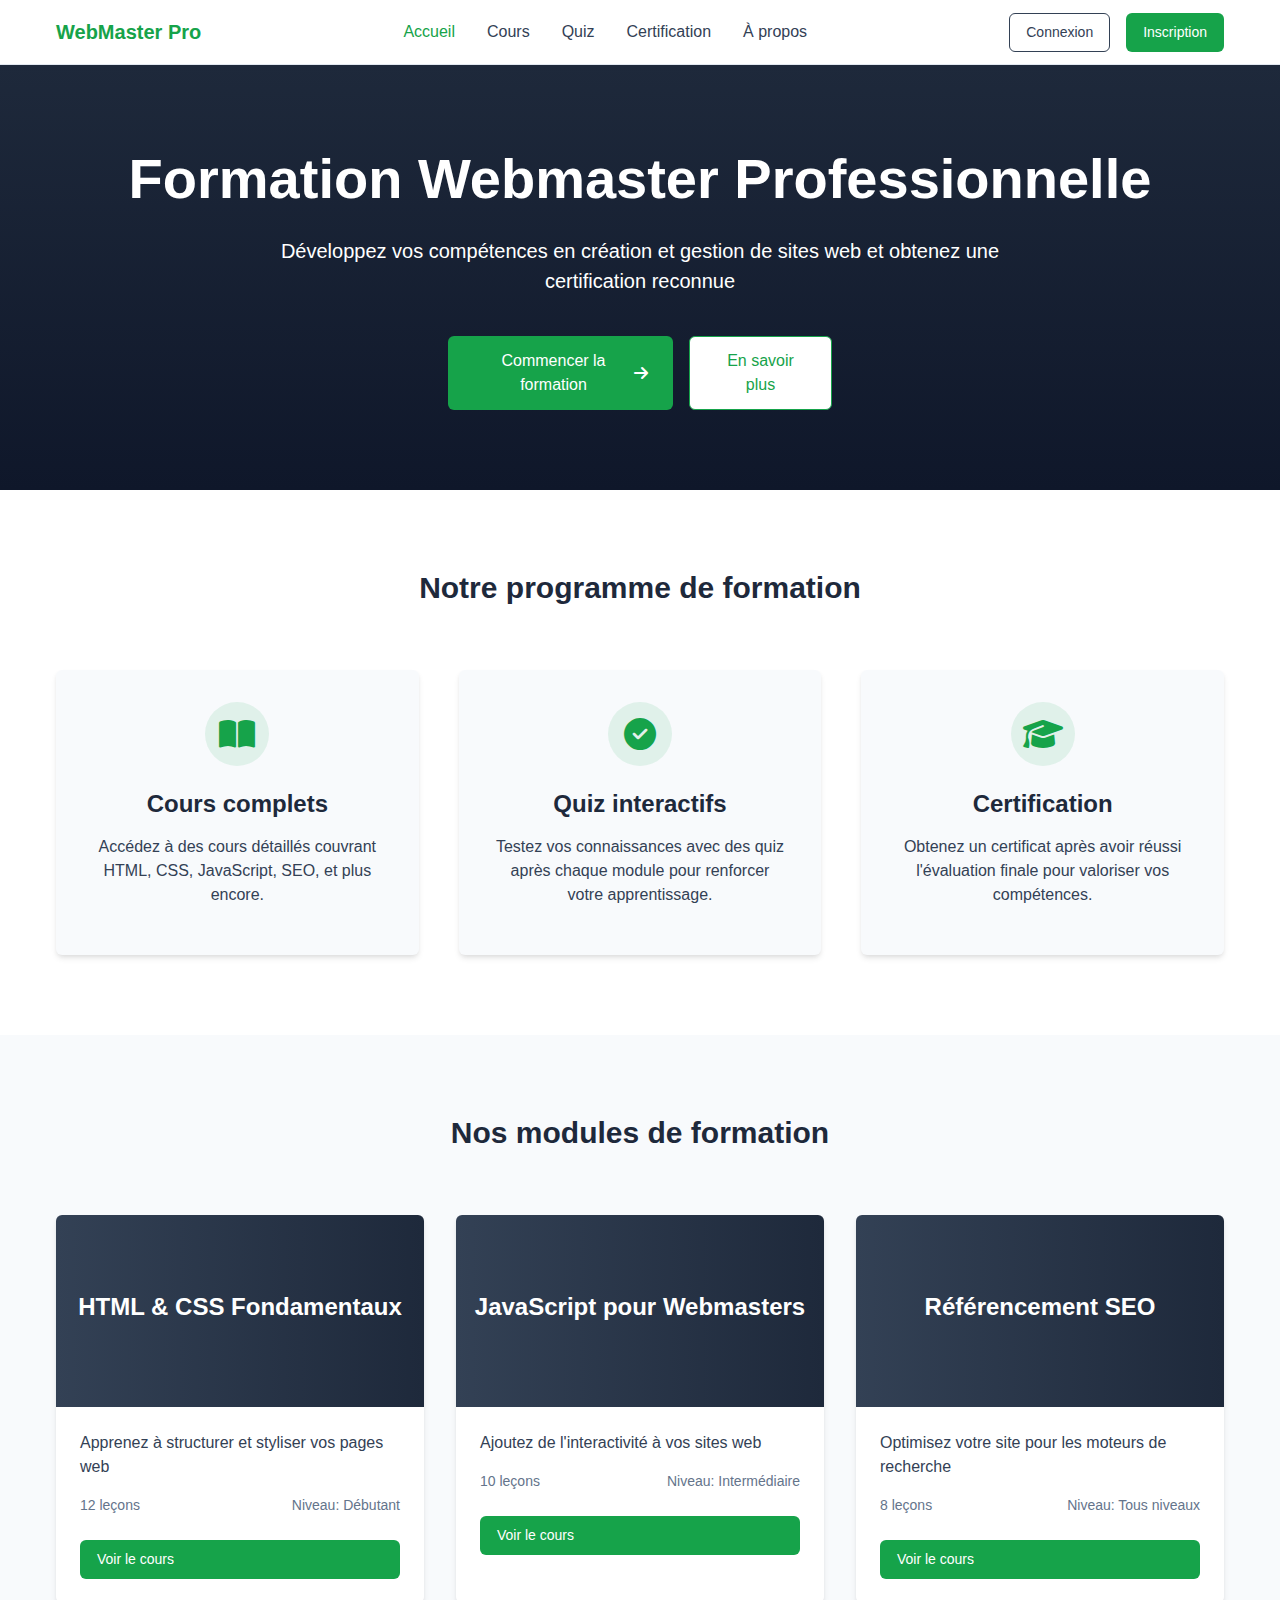
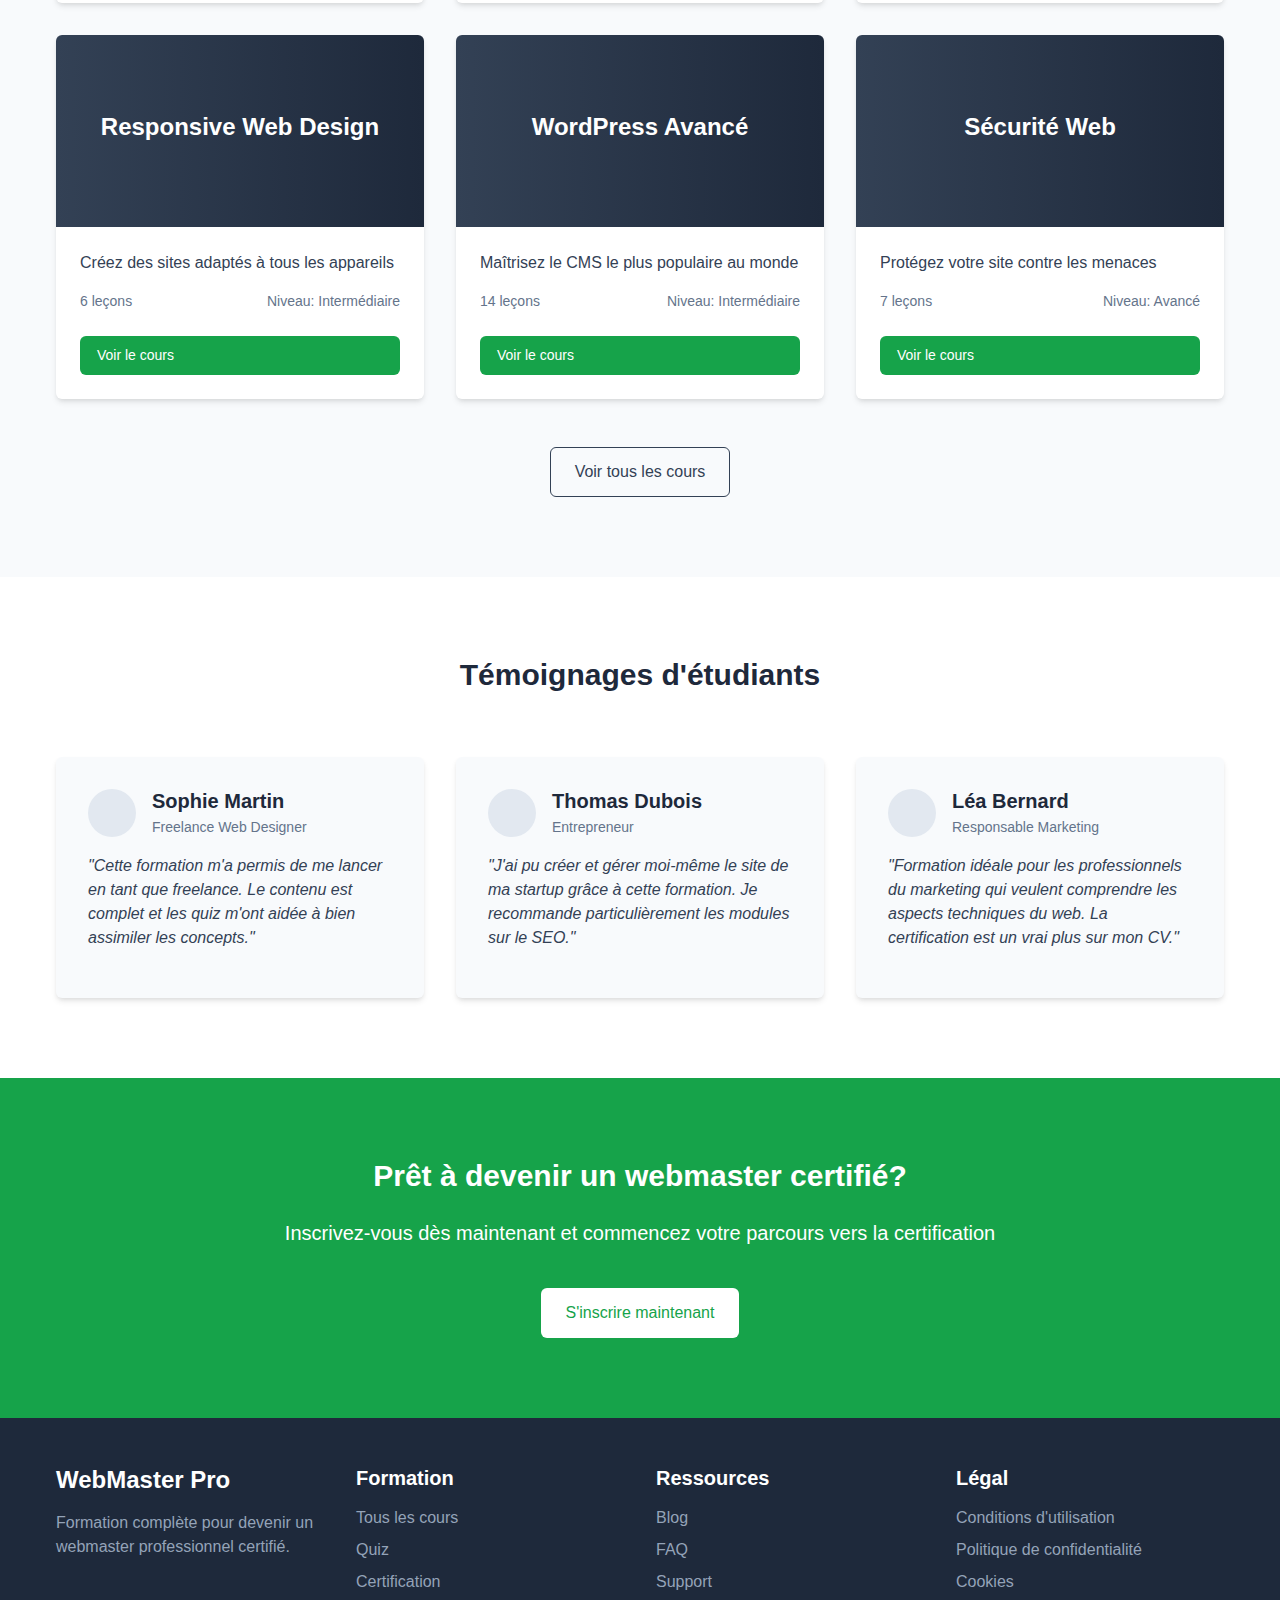
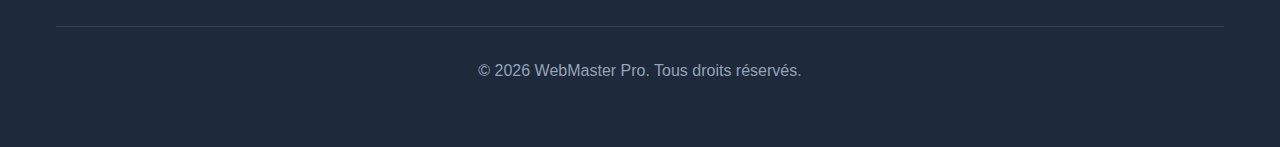
<file: index.html>
<!DOCTYPE html>
<html lang="fr">
<head>
  <meta charset="UTF-8">
  <meta name="viewport" content="width=device-width, initial-scale=1.0">
  <title>Formation Webmaster - Apprenez à créer et gérer des sites web</title>
  <meta name="description" content="Formez-vous au métier de webmaster avec nos cours, quiz et obtenez une certification professionnelle">
  <link rel="stylesheet" href="css/styles.css">
  <link rel="stylesheet" href="https://cdnjs.cloudflare.com/ajax/libs/font-awesome/6.4.0/css/all.min.css">
</head>
<body>
  <header class="header">
    <div class="container">
      <div class="header-content">
        <a href="index.html" class="logo">WebMaster Pro</a>

        <!-- Desktop Navigation -->
        <nav class="nav-desktop">
          <ul>
            <li><a href="index.html" class="active">Accueil</a></li>
            <li><a href="courses.html">Cours</a></li>
            <li><a href="quizzes.html">Quiz</a></li>
            <li><a href="certification.html">Certification</a></li>
            <li><a href="about.html">À propos</a></li>
          </ul>
        </nav>

        <div class="auth-buttons">
          <a href="login.html" class="btn btn-outline">Connexion</a>
          <a href="register.html" class="btn btn-primary">Inscription</a>
        </div>

        <!-- Mobile Menu Button -->
        <button class="menu-toggle" id="menuToggle">
          <i class="fas fa-bars"></i>
        </button>
      </div>
    </div>

    <!-- Mobile Navigation -->
    <div class="nav-mobile" id="mobileMenu">
      <div class="container">
        <ul>
          <li><a href="index.html" class="active">Accueil</a></li>
          <li><a href="courses.html">Cours</a></li>
          <li><a href="quizzes.html">Quiz</a></li>
          <li><a href="certification.html">Certification</a></li>
          <li><a href="about.html">À propos</a></li>
        </ul>
        <div class="auth-buttons-mobile">
          <a href="login.html" class="btn btn-outline">Connexion</a>
          <a href="register.html" class="btn btn-primary">Inscription</a>
        </div>
      </div>
    </div>
  </header>

  <main>
    <!-- Hero Section -->
    <section class="hero">
      <div class="container">
        <h1>Formation Webmaster Professionnelle</h1>
        <p>Développez vos compétences en création et gestion de sites web et obtenez une certification reconnue</p>
        <div class="hero-buttons">
          <a href="courses.html" class="btn btn-primary btn-lg">
            Commencer la formation <i class="fas fa-arrow-right"></i>
          </a>
          <a href="about.html" class="btn btn-outline btn-lg btn-white">En savoir plus</a>
        </div>
      </div>
    </section>

    <!-- Features Section -->
    <section class="features">
      <div class="container">
        <h2>Notre programme de formation</h2>

        <div class="features-grid">
          <div class="feature-card">
            <div class="feature-icon">
              <i class="fas fa-book-open"></i>
            </div>
            <h3>Cours complets</h3>
            <p>
              Accédez à des cours détaillés couvrant HTML, CSS, JavaScript, SEO, et plus encore.
            </p>
          </div>

          <div class="feature-card">
            <div class="feature-icon">
              <i class="fas fa-check-circle"></i>
            </div>
            <h3>Quiz interactifs</h3>
            <p>
              Testez vos connaissances avec des quiz après chaque module pour renforcer votre apprentissage.
            </p>
          </div>

          <div class="feature-card">
            <div class="feature-icon">
              <i class="fas fa-graduation-cap"></i>
            </div>
            <h3>Certification</h3>
            <p>
              Obtenez un certificat après avoir réussi l'évaluation finale pour valoriser vos compétences.
            </p>
          </div>
        </div>
      </div>
    </section>

    <!-- Courses Preview -->
    <section class="courses-preview">
      <div class="container">
        <h2>Nos modules de formation</h2>

        <div class="courses-grid">
          <div class="course-card">
            <div class="course-header">
              <h3>HTML & CSS Fondamentaux</h3>
            </div>
            <div class="course-content">
              <p>Apprenez à structurer et styliser vos pages web</p>
              <div class="course-meta">
                <span>12 leçons</span>
                <span>Niveau: Débutant</span>
              </div>
              <a href="courses/1.html" class="btn btn-primary btn-block">Voir le cours</a>
            </div>
          </div>

          <div class="course-card">
            <div class="course-header">
              <h3>JavaScript pour Webmasters</h3>
            </div>
            <div class="course-content">
              <p>Ajoutez de l'interactivité à vos sites web</p>
              <div class="course-meta">
                <span>10 leçons</span>
                <span>Niveau: Intermédiaire</span>
              </div>
              <a href="courses/2.html" class="btn btn-primary btn-block">Voir le cours</a>
            </div>
          </div>

          <div class="course-card">
            <div class="course-header">
              <h3>Référencement SEO</h3>
            </div>
            <div class="course-content">
              <p>Optimisez votre site pour les moteurs de recherche</p>
              <div class="course-meta">
                <span>8 leçons</span>
                <span>Niveau: Tous niveaux</span>
              </div>
              <a href="courses/3.html" class="btn btn-primary btn-block">Voir le cours</a>
            </div>
          </div>

          <div class="course-card">
            <div class="course-header">
              <h3>Responsive Web Design</h3>
            </div>
            <div class="course-content">
              <p>Créez des sites adaptés à tous les appareils</p>
              <div class="course-meta">
                <span>6 leçons</span>
                <span>Niveau: Intermédiaire</span>
              </div>
              <a href="courses/4.html" class="btn btn-primary btn-block">Voir le cours</a>
            </div>
          </div>

          <div class="course-card">
            <div class="course-header">
              <h3>WordPress Avancé</h3>
            </div>
            <div class="course-content">
              <p>Maîtrisez le CMS le plus populaire au monde</p>
              <div class="course-meta">
                <span>14 leçons</span>
                <span>Niveau: Intermédiaire</span>
              </div>
              <a href="courses/5.html" class="btn btn-primary btn-block">Voir le cours</a>
            </div>
          </div>

          <div class="course-card">
            <div class="course-header">
              <h3>Sécurité Web</h3>
            </div>
            <div class="course-content">
              <p>Protégez votre site contre les menaces</p>
              <div class="course-meta">
                <span>7 leçons</span>
                <span>Niveau: Avancé</span>
              </div>
              <a href="courses/6.html" class="btn btn-primary btn-block">Voir le cours</a>
            </div>
          </div>
        </div>

        <div class="text-center mt-12">
          <a href="courses.html" class="btn btn-outline btn-lg">Voir tous les cours</a>
        </div>
      </div>
    </section>

    <!-- Testimonials -->
    <section class="testimonials">
      <div class="container">
        <h2>Témoignages d'étudiants</h2>

        <div class="testimonials-grid">
          <div class="testimonial-card">
            <div class="testimonial-header">
              <div class="testimonial-avatar"></div>
              <div>
                <h4>Sophie Martin</h4>
                <p>Freelance Web Designer</p>
              </div>
            </div>
            <p class="testimonial-quote">
              "Cette formation m'a permis de me lancer en tant que freelance. Le contenu est complet et les quiz m'ont aidée à bien assimiler les concepts."
            </p>
          </div>

          <div class="testimonial-card">
            <div class="testimonial-header">
              <div class="testimonial-avatar"></div>
              <div>
                <h4>Thomas Dubois</h4>
                <p>Entrepreneur</p>
              </div>
            </div>
            <p class="testimonial-quote">
              "J'ai pu créer et gérer moi-même le site de ma startup grâce à cette formation. Je recommande particulièrement les modules sur le SEO."
            </p>
          </div>

          <div class="testimonial-card">
            <div class="testimonial-header">
              <div class="testimonial-avatar"></div>
              <div>
                <h4>Léa Bernard</h4>
                <p>Responsable Marketing</p>
              </div>
            </div>
            <p class="testimonial-quote">
              "Formation idéale pour les professionnels du marketing qui veulent comprendre les aspects techniques du web. La certification est un vrai plus sur mon CV."
            </p>
          </div>
        </div>
      </div>
    </section>

    <!-- CTA -->
    <section class="cta">
      <div class="container">
        <h2>Prêt à devenir un webmaster certifié?</h2>
        <p>Inscrivez-vous dès maintenant et commencez votre parcours vers la certification</p>
        <a href="register.html" class="btn btn-white btn-lg">S'inscrire maintenant</a>
      </div>
    </section>
  </main>

  <footer class="footer">
    <div class="container">
      <div class="footer-grid">
        <div class="footer-col">
          <h3>WebMaster Pro</h3>
          <p>Formation complète pour devenir un webmaster professionnel certifié.</p>
        </div>

        <div class="footer-col">
          <h4>Formation</h4>
          <ul>
            <li><a href="courses.html">Tous les cours</a></li>
            <li><a href="quizzes.html">Quiz</a></li>
            <li><a href="certification.html">Certification</a></li>
          </ul>
        </div>

        <div class="footer-col">
          <h4>Ressources</h4>
          <ul>
            <li><a href="blog.html">Blog</a></li>
            <li><a href="faq.html">FAQ</a></li>
            <li><a href="support.html">Support</a></li>
          </ul>
        </div>

        <div class="footer-col">
          <h4>Légal</h4>
          <ul>
            <li><a href="terms.html">Conditions d'utilisation</a></li>
            <li><a href="privacy.html">Politique de confidentialité</a></li>
            <li><a href="cookies.html">Cookies</a></li>
          </ul>
        </div>
      </div>

      <div class="footer-bottom">
        <p>&copy; <span id="currentYear"></span> WebMaster Pro. Tous droits réservés.</p>
      </div>
    </div>
  </footer>

  <script src="js/main.js"></script>
</body>
</html>
</file>
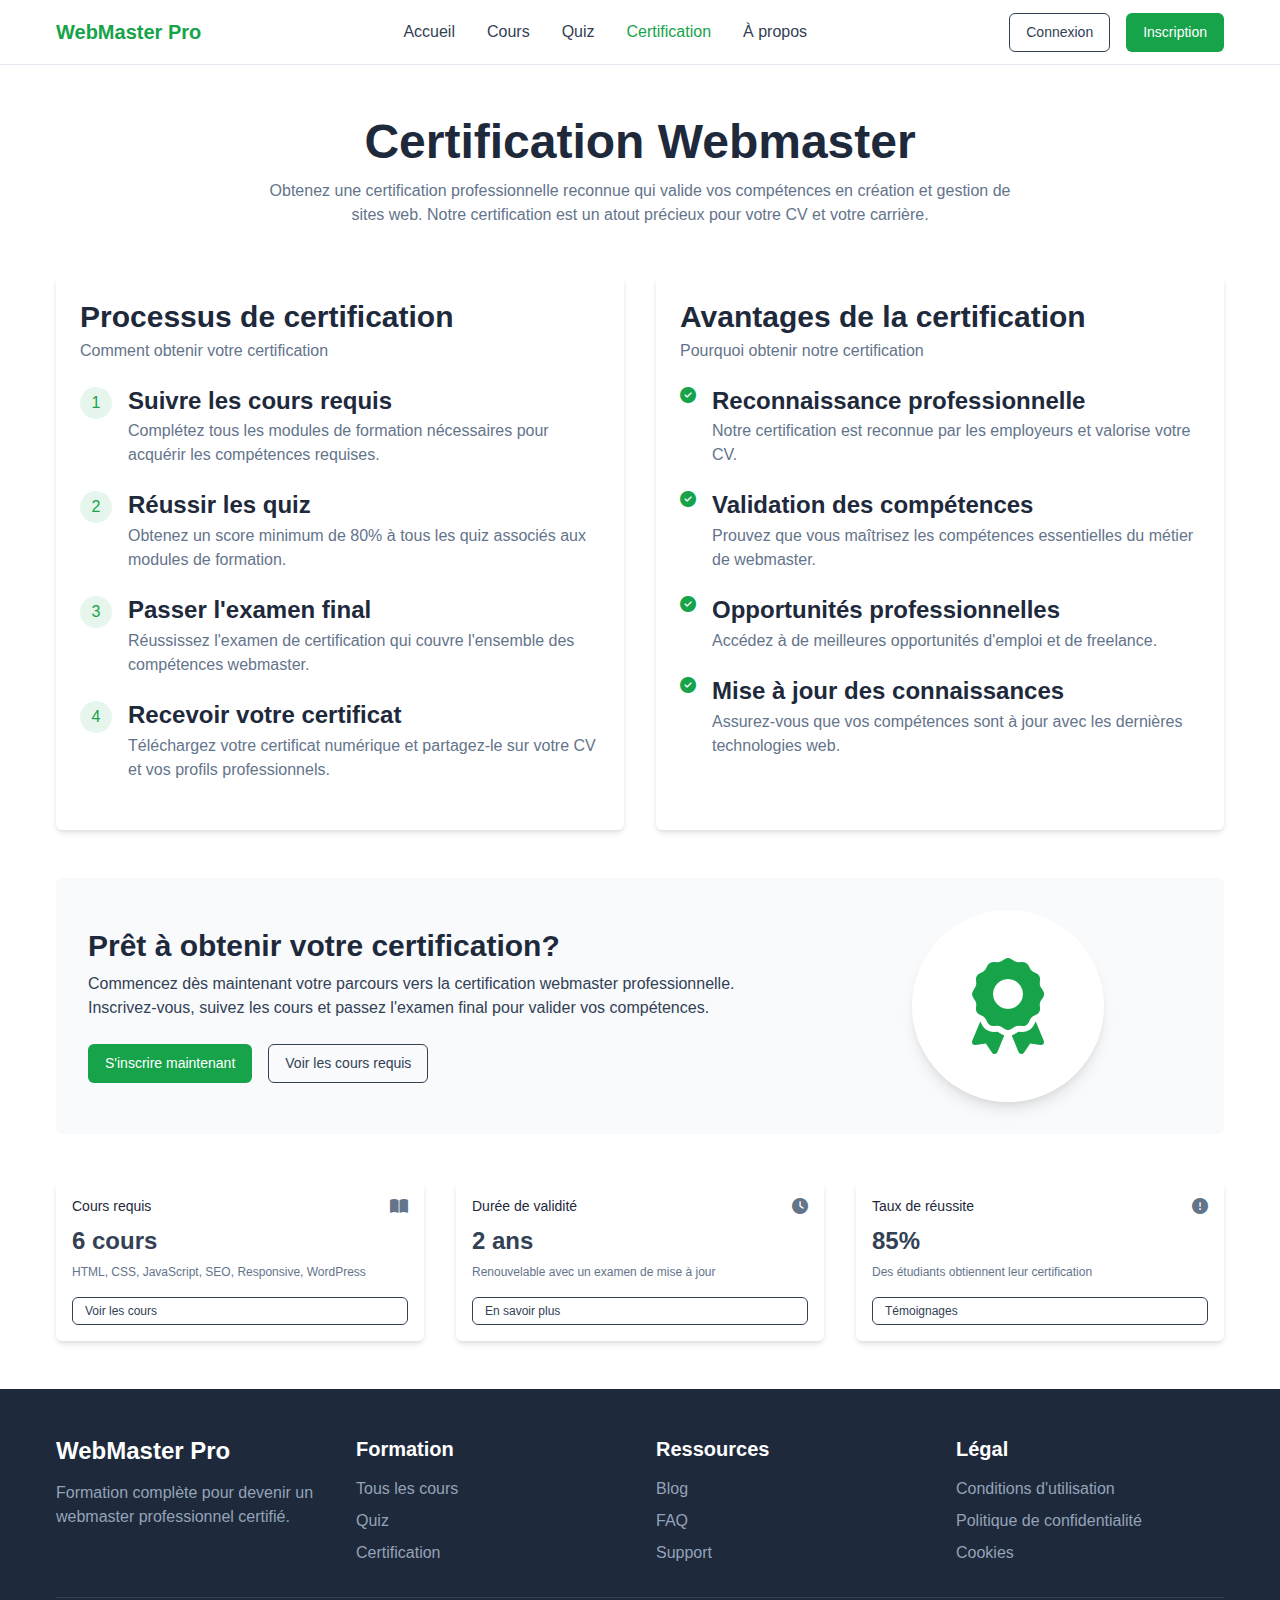
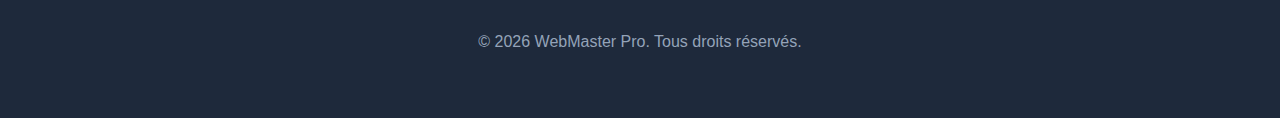
<file: certification.html>
<!DOCTYPE html>
<html lang="fr">
<head>
  <meta charset="UTF-8">
  <meta name="viewport" content="width=device-width, initial-scale=1.0">
  <title>Certification - Formation Webmaster</title>
  <meta name="description" content="Obtenez une certification professionnelle reconnue en webmastering">
  <link rel="stylesheet" href="css/styles.css">
  <link rel="stylesheet" href="https://cdnjs.cloudflare.com/ajax/libs/font-awesome/6.4.0/css/all.min.css">
</head>
<body>
  <header class="header">
    <div class="container">
      <div class="header-content">
        <a href="index.html" class="logo">WebMaster Pro</a>

        <!-- Desktop Navigation -->
        <nav class="nav-desktop">
          <ul>
            <li><a href="index.html">Accueil</a></li>
            <li><a href="courses.html">Cours</a></li>
            <li><a href="quizzes.html">Quiz</a></li>
            <li><a href="certification.html" class="active">Certification</a></li>
            <li><a href="about.html">À propos</a></li>
          </ul>
        </nav>

        <div class="auth-buttons">
          <a href="login.html" class="btn btn-outline">Connexion</a>
          <a href="register.html" class="btn btn-primary">Inscription</a>
        </div>

        <!-- Mobile Menu Button -->
        <button class="menu-toggle" id="menuToggle">
          <i class="fas fa-bars"></i>
        </button>
      </div>
    </div>

    <!-- Mobile Navigation -->
    <div class="nav-mobile" id="mobileMenu">
      <div class="container">
        <ul>
          <li><a href="index.html">Accueil</a></li>
          <li><a href="courses.html">Cours</a></li>
          <li><a href="quizzes.html">Quiz</a></li>
          <li><a href="certification.html" class="active">Certification</a></li>
          <li><a href="about.html">À propos</a></li>
        </ul>
        <div class="auth-buttons-mobile">
          <a href="login.html" class="btn btn-outline">Connexion</a>
          <a href="register.html" class="btn btn-primary">Inscription</a>
        </div>
      </div>
    </div>
  </header>

  <main>
    <div class="container py-12">
      <div class="text-center mb-12">
        <h1>Certification Webmaster</h1>
        <p class="text-muted max-w-3xl mx-auto">
          Obtenez une certification professionnelle reconnue qui valide vos compétences en création et gestion de sites
          web. Notre certification est un atout précieux pour votre CV et votre carrière.
        </p>
      </div>

      <div class="certification-grid mb-12">
        <div class="card">
          <div class="card-header">
            <h2>Processus de certification</h2>
            <p>Comment obtenir votre certification</p>
          </div>
          <div class="card-body">
            <div class="process-step">
              <div class="step-number">1</div>
              <div>
                <h3>Suivre les cours requis</h3>
                <p>
                  Complétez tous les modules de formation nécessaires pour acquérir les compétences requises.
                </p>
              </div>
            </div>

            <div class="process-step">
              <div class="step-number">2</div>
              <div>
                <h3>Réussir les quiz</h3>
                <p>
                  Obtenez un score minimum de 80% à tous les quiz associés aux modules de formation.
                </p>
              </div>
            </div>

            <div class="process-step">
              <div class="step-number">3</div>
              <div>
                <h3>Passer l'examen final</h3>
                <p>
                  Réussissez l'examen de certification qui couvre l'ensemble des compétences webmaster.
                </p>
              </div>
            </div>

            <div class="process-step">
              <div class="step-number">4</div>
              <div>
                <h3>Recevoir votre certificat</h3>
                <p>
                  Téléchargez votre certificat numérique et partagez-le sur votre CV et vos profils professionnels.
                </p>
              </div>
            </div>
          </div>
        </div>

        <div class="card">
          <div class="card-header">
            <h2>Avantages de la certification</h2>
            <p>Pourquoi obtenir notre certification</p>
          </div>
          <div class="card-body">
            <div class="advantage">
              <i class="fas fa-check-circle"></i>
              <div>
                <h3>Reconnaissance professionnelle</h3>
                <p>
                  Notre certification est reconnue par les employeurs et valorise votre CV.
                </p>
              </div>
            </div>

            <div class="advantage">
              <i class="fas fa-check-circle"></i>
              <div>
                <h3>Validation des compétences</h3>
                <p>
                  Prouvez que vous maîtrisez les compétences essentielles du métier de webmaster.
                </p>
              </div>
            </div>

            <div class="advantage">
              <i class="fas fa-check-circle"></i>
              <div>
                <h3>Opportunités professionnelles</h3>
                <p>Accédez à de meilleures opportunités d'emploi et de freelance.</p>
              </div>
            </div>

            <div class="advantage">
              <i class="fas fa-check-circle"></i>
              <div>
                <h3>Mise à jour des connaissances</h3>
                <p>
                  Assurez-vous que vos compétences sont à jour avec les dernières technologies web.
                </p>
              </div>
            </div>
          </div>
        </div>
      </div>

      <div class="cta-box mb-12">
        <div class="cta-content">
          <div class="cta-text">
            <h2>Prêt à obtenir votre certification?</h2>
            <p>
              Commencez dès maintenant votre parcours vers la certification webmaster professionnelle. Inscrivez-vous,
              suivez les cours et passez l'examen final pour valider vos compétences.
            </p>
            <div class="cta-buttons">
              <a href="register.html" class="btn btn-primary">S'inscrire maintenant</a>
              <a href="courses.html" class="btn btn-outline">Voir les cours requis</a>
            </div>
          </div>
          <div class="cta-image">
            <div class="award-icon">
              <i class="fas fa-award"></i>
            </div>
          </div>
        </div>
      </div>

      <div class="stats-grid">
        <div class="card">
          <div class="card-header-small">
            <h3>Cours requis</h3>
            <i class="fas fa-book-open"></i>
          </div>
          <div class="card-body-small">
            <div class="stat-value">6 cours</div>
            <p>HTML, CSS, JavaScript, SEO, Responsive, WordPress</p>
          </div>
          <div class="card-footer-small">
            <a href="courses.html" class="btn btn-outline btn-sm btn-block">Voir les cours</a>
          </div>
        </div>

        <div class="card">
          <div class="card-header-small">
            <h3>Durée de validité</h3>
            <i class="fas fa-clock"></i>
          </div>
          <div class="card-body-small">
            <div class="stat-value">2 ans</div>
            <p>Renouvelable avec un examen de mise à jour</p>
          </div>
          <div class="card-footer-small">
            <a href="faq.html" class="btn btn-outline btn-sm btn-block">En savoir plus</a>
          </div>
        </div>

        <div class="card">
          <div class="card-header-small">
            <h3>Taux de réussite</h3>
            <i class="fas fa-exclamation-circle"></i>
          </div>
          <div class="card-body-small">
            <div class="stat-value">85%</div>
            <p>Des étudiants obtiennent leur certification</p>
          </div>
          <div class="card-footer-small">
            <a href="testimonials.html" class="btn btn-outline btn-sm btn-block">Témoignages</a>
          </div>
        </div>
      </div>
    </div>
  </main>

  <footer class="footer">
    <div class="container">
      <div class="footer-grid">
        <div class="footer-col">
          <h3>WebMaster Pro</h3>
          <p>Formation complète pour devenir un webmaster professionnel certifié.</p>
        </div>

        <div class="footer-col">
          <h4>Formation</h4>
          <ul>
            <li><a href="courses.html">Tous les cours</a></li>
            <li><a href="quizzes.html">Quiz</a></li>
            <li><a href="certification.html">Certification</a></li>
          </ul>
        </div>

        <div class="footer-col">
          <h4>Ressources</h4>
          <ul>
            <li><a href="blog.html">Blog</a></li>
            <li><a href="faq.html">FAQ</a></li>
            <li><a href="support.html">Support</a></li>
          </ul>
        </div>

        <div class="footer-col">
          <h4>Légal</h4>
          <ul>
            <li><a href="terms.html">Conditions d'utilisation</a></li>
            <li><a href="privacy.html">Politique de confidentialité</a></li>
            <li><a href="cookies.html">Cookies</a></li>
          </ul>
        </div>
      </div>

      <div class="footer-bottom">
        <p>&copy; <span id="currentYear"></span> WebMaster Pro. Tous droits réservés.</p>
      </div>
    </div>
  </footer>

  <script src="js/main.js"></script>
</body>
</html>
</file>
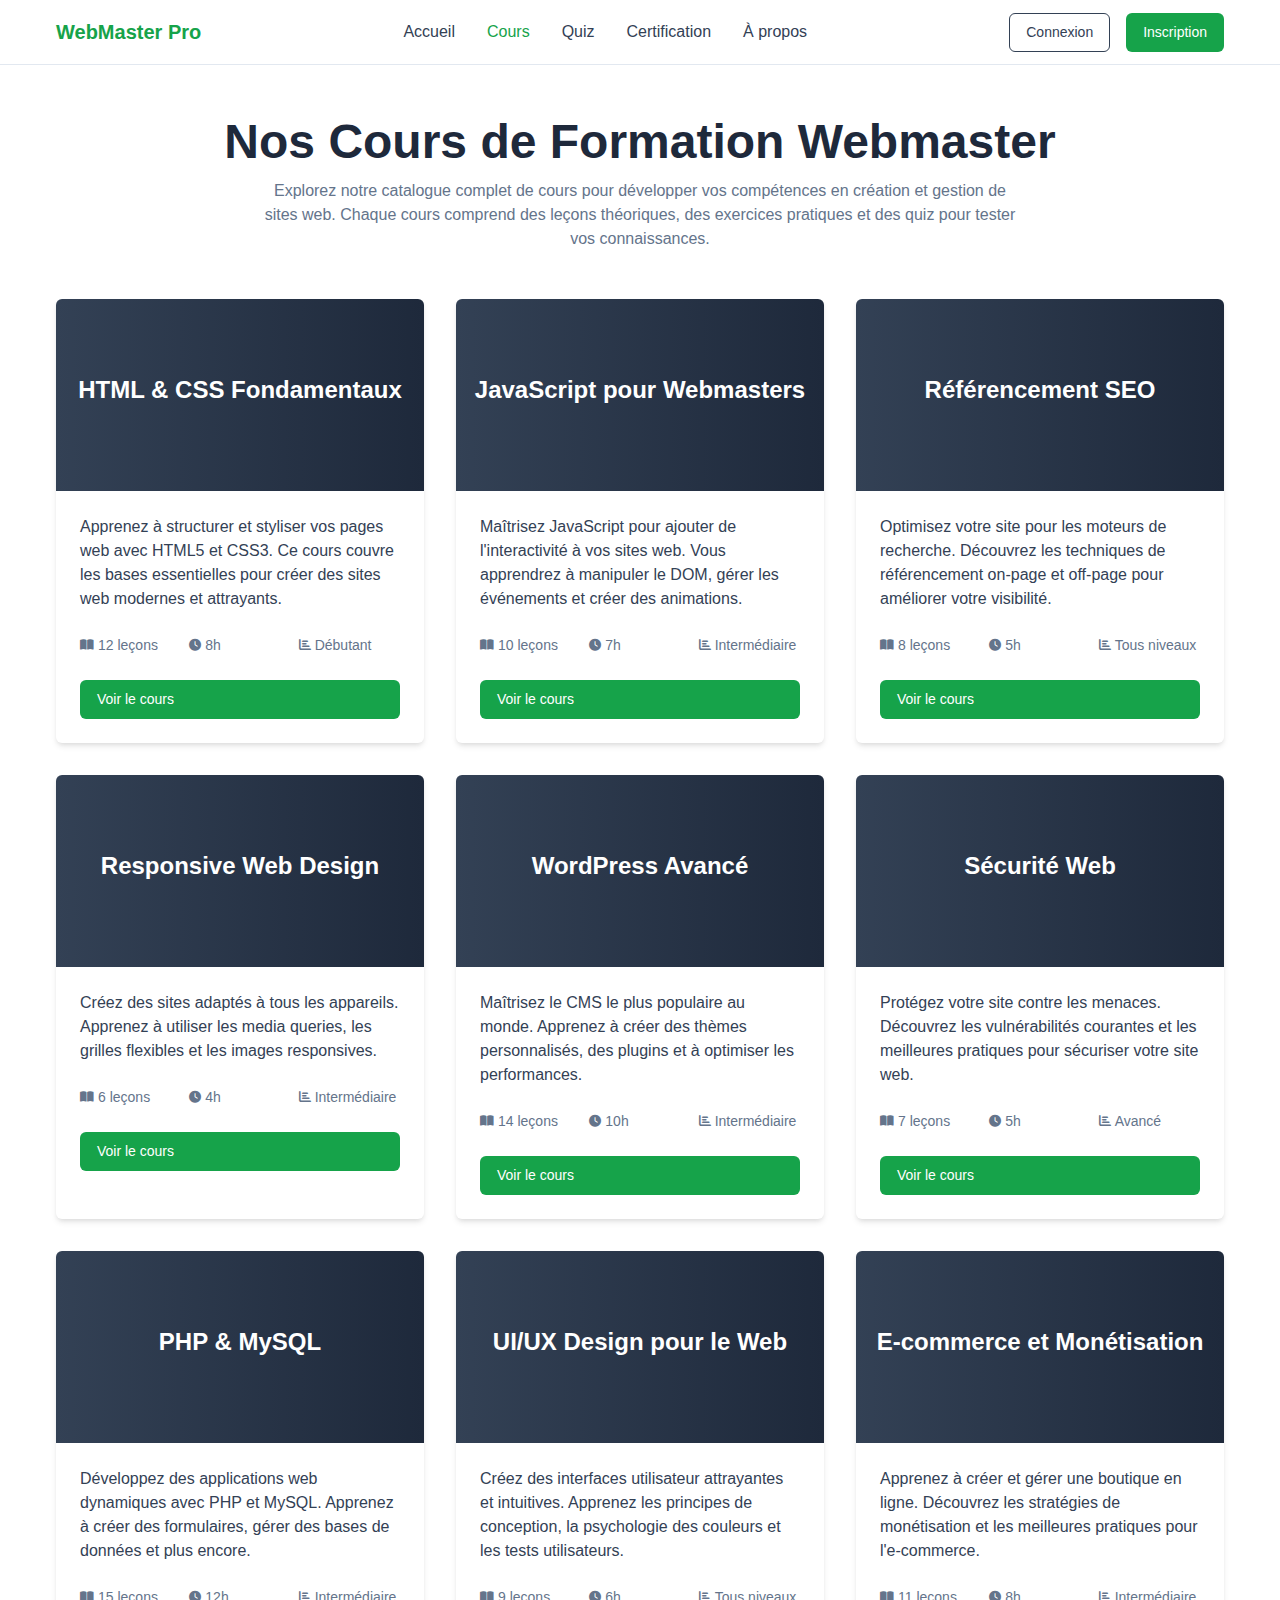
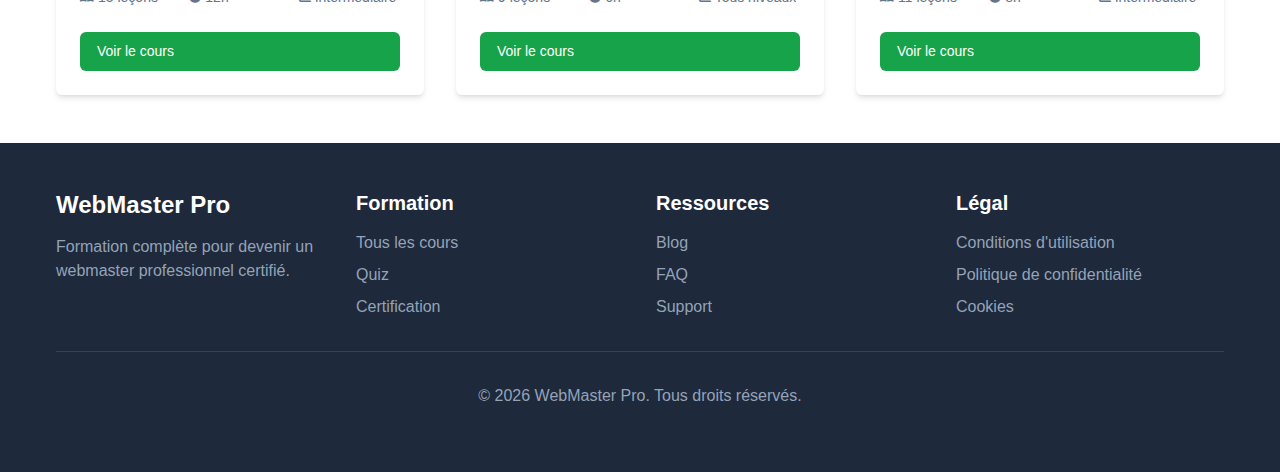
<file: courses.html>
<!DOCTYPE html>
<html lang="fr">
<head>
  <meta charset="UTF-8">
  <meta name="viewport" content="width=device-width, initial-scale=1.0">
  <title>Cours - Formation Webmaster</title>
  <meta name="description" content="Explorez notre catalogue de cours pour devenir webmaster professionnel">
  <link rel="stylesheet" href="css/styles.css">
  <link rel="stylesheet" href="https://cdnjs.cloudflare.com/ajax/libs/font-awesome/6.4.0/css/all.min.css">
</head>
<body>
  <header class="header">
    <div class="container">
      <div class="header-content">
        <a href="index.html" class="logo">WebMaster Pro</a>

        <!-- Desktop Navigation -->
        <nav class="nav-desktop">
          <ul>
            <li><a href="index.html">Accueil</a></li>
            <li><a href="courses.html" class="active">Cours</a></li>
            <li><a href="quizzes.html">Quiz</a></li>
            <li><a href="certification.html">Certification</a></li>
            <li><a href="about.html">À propos</a></li>
          </ul>
        </nav>

        <div class="auth-buttons">
          <a href="login.html" class="btn btn-outline">Connexion</a>
          <a href="register.html" class="btn btn-primary">Inscription</a>
        </div>

        <!-- Mobile Menu Button -->
        <button class="menu-toggle" id="menuToggle">
          <i class="fas fa-bars"></i>
        </button>
      </div>
    </div>

    <!-- Mobile Navigation -->
    <div class="nav-mobile" id="mobileMenu">
      <div class="container">
        <ul>
          <li><a href="index.html">Accueil</a></li>
          <li><a href="courses.html" class="active">Cours</a></li>
          <li><a href="quizzes.html">Quiz</a></li>
          <li><a href="certification.html">Certification</a></li>
          <li><a href="about.html">À propos</a></li>
        </ul>
        <div class="auth-buttons-mobile">
          <a href="login.html" class="btn btn-outline">Connexion</a>
          <a href="register.html" class="btn btn-primary">Inscription</a>
        </div>
      </div>
    </div>
  </header>

  <main>
    <div class="container py-12">
      <div class="text-center mb-12">
        <h1>Nos Cours de Formation Webmaster</h1>
        <p class="text-muted max-w-3xl mx-auto">
          Explorez notre catalogue complet de cours pour développer vos compétences en création et gestion de sites web.
          Chaque cours comprend des leçons théoriques, des exercices pratiques et des quiz pour tester vos
          connaissances.
        </p>
      </div>

      <div class="courses-grid">
        <div class="course-card">
          <div class="course-header">
            <h3>HTML & CSS Fondamentaux</h3>
          </div>
          <div class="course-content">
            <p>Apprenez à structurer et styliser vos pages web avec HTML5 et CSS3. Ce cours couvre les bases essentielles pour créer des sites web modernes et attrayants.</p>
            <div class="course-meta-grid">
              <div class="course-meta-item">
                <i class="fas fa-book-open"></i>
                <span>12 leçons</span>
              </div>
              <div class="course-meta-item">
                <i class="fas fa-clock"></i>
                <span>8h</span>
              </div>
              <div class="course-meta-item">
                <i class="fas fa-chart-bar"></i>
                <span>Débutant</span>
              </div>
            </div>
            <a href="courses/1.html" class="btn btn-primary btn-block">Voir le cours</a>
          </div>
        </div>

        <div class="course-card">
          <div class="course-header">
            <h3>JavaScript pour Webmasters</h3>
          </div>
          <div class="course-content">
            <p>Maîtrisez JavaScript pour ajouter de l'interactivité à vos sites web. Vous apprendrez à manipuler le DOM, gérer les événements et créer des animations.</p>
            <div class="course-meta-grid">
              <div class="course-meta-item">
                <i class="fas fa-book-open"></i>
                <span>10 leçons</span>
              </div>
              <div class="course-meta-item">
                <i class="fas fa-clock"></i>
                <span>7h</span>
              </div>
              <div class="course-meta-item">
                <i class="fas fa-chart-bar"></i>
                <span>Intermédiaire</span>
              </div>
            </div>
            <a href="courses/2.html" class="btn btn-primary btn-block">Voir le cours</a>
          </div>
        </div>

        <div class="course-card">
          <div class="course-header">
            <h3>Référencement SEO</h3>
          </div>
          <div class="course-content">
            <p>Optimisez votre site pour les moteurs de recherche. Découvrez les techniques de référencement on-page et off-page pour améliorer votre visibilité.</p>
            <div class="course-meta-grid">
              <div class="course-meta-item">
                <i class="fas fa-book-open"></i>
                <span>8 leçons</span>
              </div>
              <div class="course-meta-item">
                <i class="fas fa-clock"></i>
                <span>5h</span>
              </div>
              <div class="course-meta-item">
                <i class="fas fa-chart-bar"></i>
                <span>Tous niveaux</span>
              </div>
            </div>
            <a href="courses/3.html" class="btn btn-primary btn-block">Voir le cours</a>
          </div>
        </div>

        <div class="course-card">
          <div class="course-header">
            <h3>Responsive Web Design</h3>
          </div>
          <div class="course-content">
            <p>Créez des sites adaptés à tous les appareils. Apprenez à utiliser les media queries, les grilles flexibles et les images responsives.</p>
            <div class="course-meta-grid">
              <div class="course-meta-item">
                <i class="fas fa-book-open"></i>
                <span>6 leçons</span>
              </div>
              <div class="course-meta-item">
                <i class="fas fa-clock"></i>
                <span>4h</span>
              </div>
              <div class="course-meta-item">
                <i class="fas fa-chart-bar"></i>
                <span>Intermédiaire</span>
              </div>
            </div>
            <a href="courses/4.html" class="btn btn-primary btn-block">Voir le cours</a>
          </div>
        </div>

        <div class="course-card">
          <div class="course-header">
            <h3>WordPress Avancé</h3>
          </div>
          <div class="course-content">
            <p>Maîtrisez le CMS le plus populaire au monde. Apprenez à créer des thèmes personnalisés, des plugins et à optimiser les performances.</p>
            <div class="course-meta-grid">
              <div class="course-meta-item">
                <i class="fas fa-book-open"></i>
                <span>14 leçons</span>
              </div>
              <div class="course-meta-item">
                <i class="fas fa-clock"></i>
                <span>10h</span>
              </div>
              <div class="course-meta-item">
                <i class="fas fa-chart-bar"></i>
                <span>Intermédiaire</span>
              </div>
            </div>
            <a href="courses/5.html" class="btn btn-primary btn-block">Voir le cours</a>
          </div>
        </div>

        <div class="course-card">
          <div class="course-header">
            <h3>Sécurité Web</h3>
          </div>
          <div class="course-content">
            <p>Protégez votre site contre les menaces. Découvrez les vulnérabilités courantes et les meilleures pratiques pour sécuriser votre site web.</p>
            <div class="course-meta-grid">
              <div class="course-meta-item">
                <i class="fas fa-book-open"></i>
                <span>7 leçons</span>
              </div>
              <div class="course-meta-item">
                <i class="fas fa-clock"></i>
                <span>5h</span>
              </div>
              <div class="course-meta-item">
                <i class="fas fa-chart-bar"></i>
                <span>Avancé</span>
              </div>
            </div>
            <a href="courses/6.html" class="btn btn-primary btn-block">Voir le cours</a>
          </div>
        </div>

        <div class="course-card">
          <div class="course-header">
            <h3>PHP & MySQL</h3>
          </div>
          <div class="course-content">
            <p>Développez des applications web dynamiques avec PHP et MySQL. Apprenez à créer des formulaires, gérer des bases de données et plus encore.</p>
            <div class="course-meta-grid">
              <div class="course-meta-item">
                <i class="fas fa-book-open"></i>
                <span>15 leçons</span>
              </div>
              <div class="course-meta-item">
                <i class="fas fa-clock"></i>
                <span>12h</span>
              </div>
              <div class="course-meta-item">
                <i class="fas fa-chart-bar"></i>
                <span>Intermédiaire</span>
              </div>
            </div>
            <a href="courses/7.html" class="btn btn-primary btn-block">Voir le cours</a>
          </div>
        </div>

        <div class="course-card">
          <div class="course-header">
            <h3>UI/UX Design pour le Web</h3>
          </div>
          <div class="course-content">
            <p>Créez des interfaces utilisateur attrayantes et intuitives. Apprenez les principes de conception, la psychologie des couleurs et les tests utilisateurs.</p>
            <div class="course-meta-grid">
              <div class="course-meta-item">
                <i class="fas fa-book-open"></i>
                <span>9 leçons</span>
              </div>
              <div class="course-meta-item">
                <i class="fas fa-clock"></i>
                <span>6h</span>
              </div>
              <div class="course-meta-item">
                <i class="fas fa-chart-bar"></i>
                <span>Tous niveaux</span>
              </div>
            </div>
            <a href="courses/8.html" class="btn btn-primary btn-block">Voir le cours</a>
          </div>
        </div>

        <div class="course-card">
          <div class="course-header">
            <h3>E-commerce et Monétisation</h3>
          </div>
          <div class="course-content">
            <p>Apprenez à créer et gérer une boutique en ligne. Découvrez les stratégies de monétisation et les meilleures pratiques pour l'e-commerce.</p>
            <div class="course-meta-grid">
              <div class="course-meta-item">
                <i class="fas fa-book-open"></i>
                <span>11 leçons</span>
              </div>
              <div class="course-meta-item">
                <i class="fas fa-clock"></i>
                <span>8h</span>
              </div>
              <div class="course-meta-item">
                <i class="fas fa-chart-bar"></i>
                <span>Intermédiaire</span>
              </div>
            </div>
            <a href="courses/9.html" class="btn btn-primary btn-block">Voir le cours</a>
          </div>
        </div>
      </div>
    </div>
  </main>

  <footer class="footer">
    <div class="container">
      <div class="footer-grid">
        <div class="footer-col">
          <h3>WebMaster Pro</h3>
          <p>Formation complète pour devenir un webmaster professionnel certifié.</p>
        </div>

        <div class="footer-col">
          <h4>Formation</h4>
          <ul>
            <li><a href="courses.html">Tous les cours</a></li>
            <li><a href="quizzes.html">Quiz</a></li>
            <li><a href="certification.html">Certification</a></li>
          </ul>
        </div>

        <div class="footer-col">
          <h4>Ressources</h4>
          <ul>
            <li><a href="blog.html">Blog</a></li>
            <li><a href="faq.html">FAQ</a></li>
            <li><a href="support.html">Support</a></li>
          </ul>
        </div>

        <div class="footer-col">
          <h4>Légal</h4>
          <ul>
            <li><a href="terms.html">Conditions d'utilisation</a></li>
            <li><a href="privacy.html">Politique de confidentialité</a></li>
            <li><a href="cookies.html">Cookies</a></li>
          </ul>
        </div>
      </div>

      <div class="footer-bottom">
        <p>&copy; <span id="currentYear"></span> WebMaster Pro. Tous droits réservés.</p>
      </div>
    </div>
  </footer>

  <script src="js/main.js"></script>
</body>
</html>
</file>
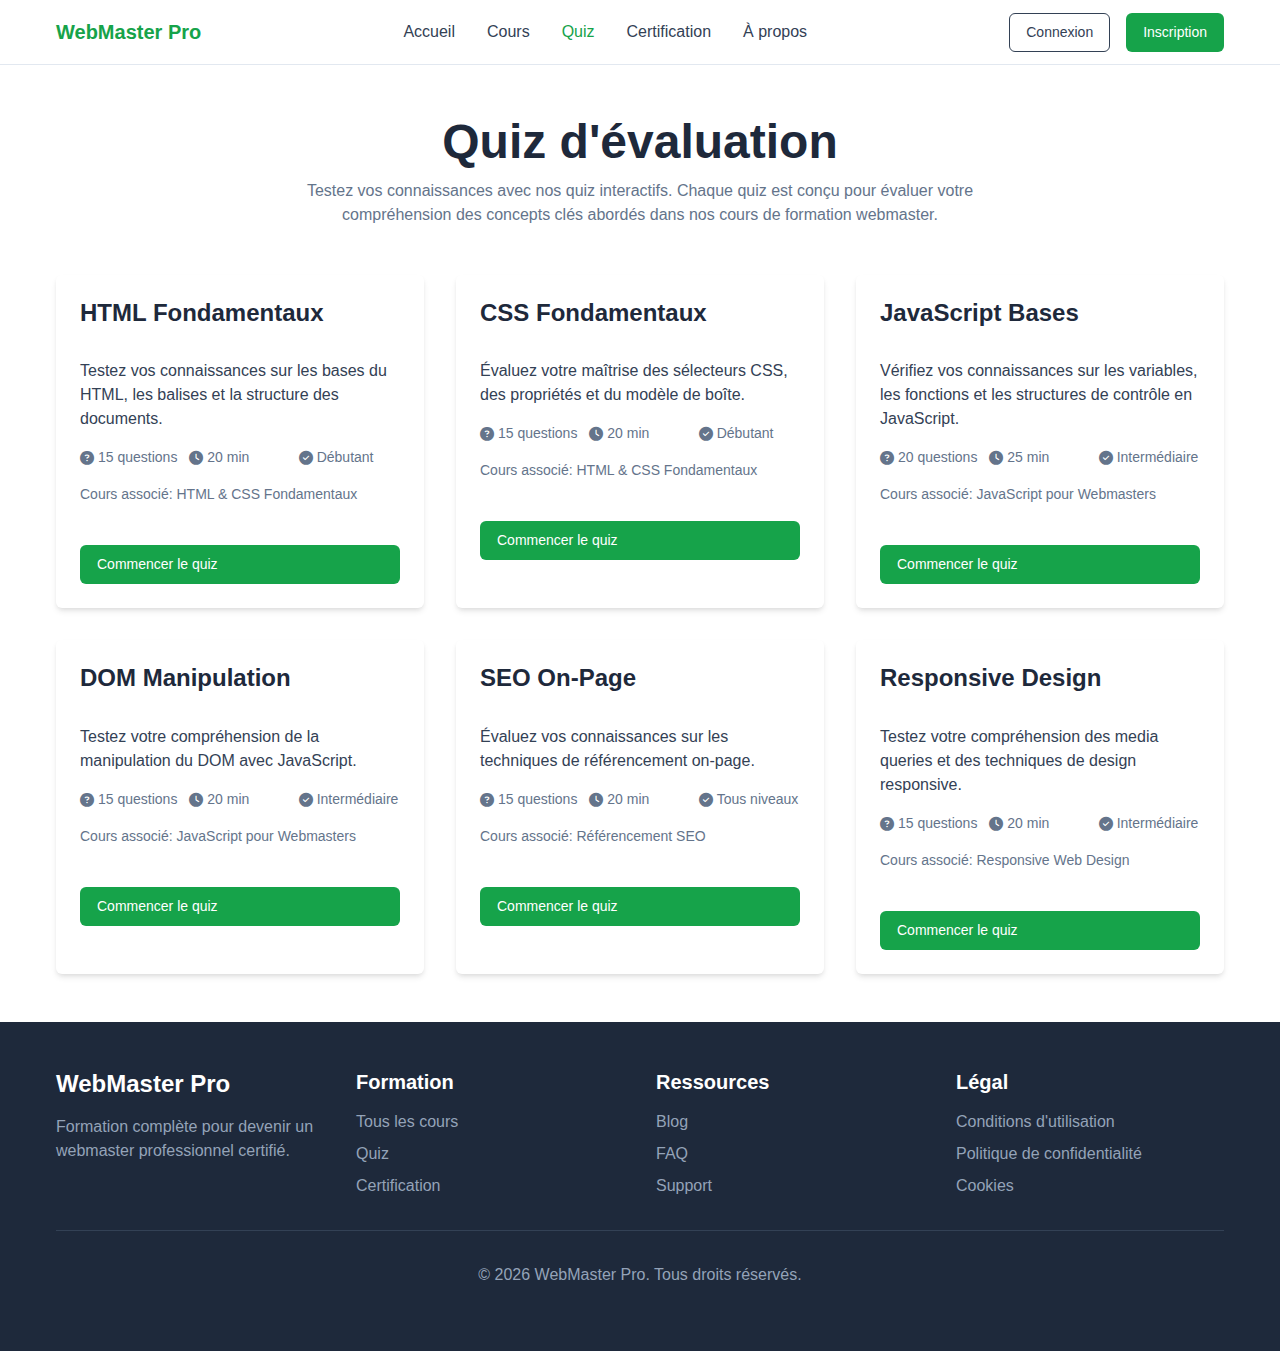
<file: quizzes.html>
<!DOCTYPE html>
<html lang="fr">
<head>
  <meta charset="UTF-8">
  <meta name="viewport" content="width=device-width, initial-scale=1.0">
  <title>Quiz - Formation Webmaster</title>
  <meta name="description" content="Testez vos connaissances avec nos quiz interactifs">
  <link rel="stylesheet" href="css/styles.css">
  <link rel="stylesheet" href="https://cdnjs.cloudflare.com/ajax/libs/font-awesome/6.4.0/css/all.min.css">
</head>
<body>
  <header class="header">
    <div class="container">
      <div class="header-content">
        <a href="index.html" class="logo">WebMaster Pro</a>

        <!-- Desktop Navigation -->
        <nav class="nav-desktop">
          <ul>
            <li><a href="index.html">Accueil</a></li>
            <li><a href="courses.html">Cours</a></li>
            <li><a href="quizzes.html" class="active">Quiz</a></li>
            <li><a href="certification.html">Certification</a></li>
            <li><a href="about.html">À propos</a></li>
          </ul>
        </nav>

        <div class="auth-buttons">
          <a href="login.html" class="btn btn-outline">Connexion</a>
          <a href="register.html" class="btn btn-primary">Inscription</a>
        </div>

        <!-- Mobile Menu Button -->
        <button class="menu-toggle" id="menuToggle">
          <i class="fas fa-bars"></i>
        </button>
      </div>
    </div>

    <!-- Mobile Navigation -->
    <div class="nav-mobile" id="mobileMenu">
      <div class="container">
        <ul>
          <li><a href="index.html">Accueil</a></li>
          <li><a href="courses.html">Cours</a></li>
          <li><a href="quizzes.html" class="active">Quiz</a></li>
          <li><a href="certification.html">Certification</a></li>
          <li><a href="about.html">À propos</a></li>
        </ul>
        <div class="auth-buttons-mobile">
          <a href="login.html" class="btn btn-outline">Connexion</a>
          <a href="register.html" class="btn btn-primary">Inscription</a>
        </div>
      </div>
    </div>
  </header>

  <main>
    <div class="container py-12">
      <div class="text-center mb-12">
        <h1>Quiz d'évaluation</h1>
        <p class="text-muted max-w-3xl mx-auto">
          Testez vos connaissances avec nos quiz interactifs. Chaque quiz est conçu pour évaluer votre compréhension des
          concepts clés abordés dans nos cours de formation webmaster.
        </p>
      </div>

      <div class="quiz-grid">
        <div class="card">
          <div class="card-header">
            <h3>HTML Fondamentaux</h3>
          </div>
          <div class="card-body">
            <p>Testez vos connaissances sur les bases du HTML, les balises et la structure des documents.</p>
            <div class="quiz-meta-grid">
              <div class="quiz-meta-item">
                <i class="fas fa-question-circle"></i>
                <span>15 questions</span>
              </div>
              <div class="quiz-meta-item">
                <i class="fas fa-clock"></i>
                <span>20 min</span>
              </div>
              <div class="quiz-meta-item">
                <i class="fas fa-check-circle"></i>
                <span>Débutant</span>
              </div>
            </div>
            <p class="quiz-course">
              <span>Cours associé:</span> HTML & CSS Fondamentaux
            </p>
          </div>
          <div class="card-footer">
            <a href="quizzes/1.html" class="btn btn-primary btn-block">Commencer le quiz</a>
          </div>
        </div>

        <div class="card">
          <div class="card-header">
            <h3>CSS Fondamentaux</h3>
          </div>
          <div class="card-body">
            <p>Évaluez votre maîtrise des sélecteurs CSS, des propriétés et du modèle de boîte.</p>
            <div class="quiz-meta-grid">
              <div class="quiz-meta-item">
                <i class="fas fa-question-circle"></i>
                <span>15 questions</span>
              </div>
              <div class="quiz-meta-item">
                <i class="fas fa-clock"></i>
                <span>20 min</span>
              </div>
              <div class="quiz-meta-item">
                <i class="fas fa-check-circle"></i>
                <span>Débutant</span>
              </div>
            </div>
            <p class="quiz-course">
              <span>Cours associé:</span> HTML & CSS Fondamentaux
            </p>
          </div>
          <div class="card-footer">
            <a href="quizzes/2.html" class="btn btn-primary btn-block">Commencer le quiz</a>
          </div>
        </div>

        <div class="card">
          <div class="card-header">
            <h3>JavaScript Bases</h3>
          </div>
          <div class="card-body">
            <p>Vérifiez vos connaissances sur les variables, les fonctions et les structures de contrôle en JavaScript.</p>
            <div class="quiz-meta-grid">
              <div class="quiz-meta-item">
                <i class="fas fa-question-circle"></i>
                <span>20 questions</span>
              </div>
              <div class="quiz-meta-item">
                <i class="fas fa-clock"></i>
                <span>25 min</span>
              </div>
              <div class="quiz-meta-item">
                <i class="fas fa-check-circle"></i>
                <span>Intermédiaire</span>
              </div>
            </div>
            <p class="quiz-course">
              <span>Cours associé:</span> JavaScript pour Webmasters
            </p>
          </div>
          <div class="card-footer">
            <a href="quizzes/3.html" class="btn btn-primary btn-block">Commencer le quiz</a>
          </div>
        </div>

        <div class="card">
          <div class="card-header">
            <h3>DOM Manipulation</h3>
          </div>
          <div class="card-body">
            <p>Testez votre compréhension de la manipulation du DOM avec JavaScript.</p>
            <div class="quiz-meta-grid">
              <div class="quiz-meta-item">
                <i class="fas fa-question-circle"></i>
                <span>15 questions</span>
              </div>
              <div class="quiz-meta-item">
                <i class="fas fa-clock"></i>
                <span>20 min</span>
              </div>
              <div class="quiz-meta-item">
                <i class="fas fa-check-circle"></i>
                <span>Intermédiaire</span>
              </div>
            </div>
            <p class="quiz-course">
              <span>Cours associé:</span> JavaScript pour Webmasters
            </p>
          </div>
          <div class="card-footer">
            <a href="quizzes/4.html" class="btn btn-primary btn-block">Commencer le quiz</a>
          </div>
        </div>

        <div class="card">
          <div class="card-header">
            <h3>SEO On-Page</h3>
          </div>
          <div class="card-body">
            <p>Évaluez vos connaissances sur les techniques de référencement on-page.</p>
            <div class="quiz-meta-grid">
              <div class="quiz-meta-item">
                <i class="fas fa-question-circle"></i>
                <span>15 questions</span>
              </div>
              <div class="quiz-meta-item">
                <i class="fas fa-clock"></i>
                <span>20 min</span>
              </div>
              <div class="quiz-meta-item">
                <i class="fas fa-check-circle"></i>
                <span>Tous niveaux</span>
              </div>
            </div>
            <p class="quiz-course">
              <span>Cours associé:</span> Référencement SEO
            </p>
          </div>
          <div class="card-footer">
            <a href="quizzes/5.html" class="btn btn-primary btn-block">Commencer le quiz</a>
          </div>
        </div>

        <div class="card">
          <div class="card-header">
            <h3>Responsive Design</h3>
          </div>
          <div class="card-body">
            <p>Testez votre compréhension des media queries et des techniques de design responsive.</p>
            <div class="quiz-meta-grid">
              <div class="quiz-meta-item">
                <i class="fas fa-question-circle"></i>
                <span>15 questions</span>
              </div>
              <div class="quiz-meta-item">
                <i class="fas fa-clock"></i>
                <span>20 min</span>
              </div>
              <div class="quiz-meta-item">
                <i class="fas fa-check-circle"></i>
                <span>Intermédiaire</span>
              </div>
            </div>
            <p class="quiz-course">
              <span>Cours associé:</span> Responsive Web Design
            </p>
          </div>
          <div class="card-footer">
            <a href="quizzes/6.html" class="btn btn-primary btn-block">Commencer le quiz</a>
          </div>
        </div>
      </div>
    </div>
  </main>

  <footer class="footer">
    <div class="container">
      <div class="footer-grid">
        <div class="footer-col">
          <h3>WebMaster Pro</h3>
          <p>Formation complète pour devenir un webmaster professionnel certifié.</p>
        </div>

        <div class="footer-col">
          <h4>Formation</h4>
          <ul>
            <li><a href="courses.html">Tous les cours</a></li>
            <li><a href="quizzes.html">Quiz</a></li>
            <li><a href="certification.html">Certification</a></li>
          </ul>
        </div>

        <div class="footer-col">
          <h4>Ressources</h4>
          <ul>
            <li><a href="blog.html">Blog</a></li>
            <li><a href="faq.html">FAQ</a></li>
            <li><a href="support.html">Support</a></li>
          </ul>
        </div>

        <div class="footer-col">
          <h4>Légal</h4>
          <ul>
            <li><a href="terms.html">Conditions d'utilisation</a></li>
            <li><a href="privacy.html">Politique de confidentialité</a></li>
            <li><a href="cookies.html">Cookies</a></li>
          </ul>
        </div>
      </div>

      <div class="footer-bottom">
        <p>&copy; <span id="currentYear"></span> WebMaster Pro. Tous droits réservés.</p>
      </div>
    </div>
  </footer>

  <script src="js/main.js"></script>
</body>
</html>
</file>
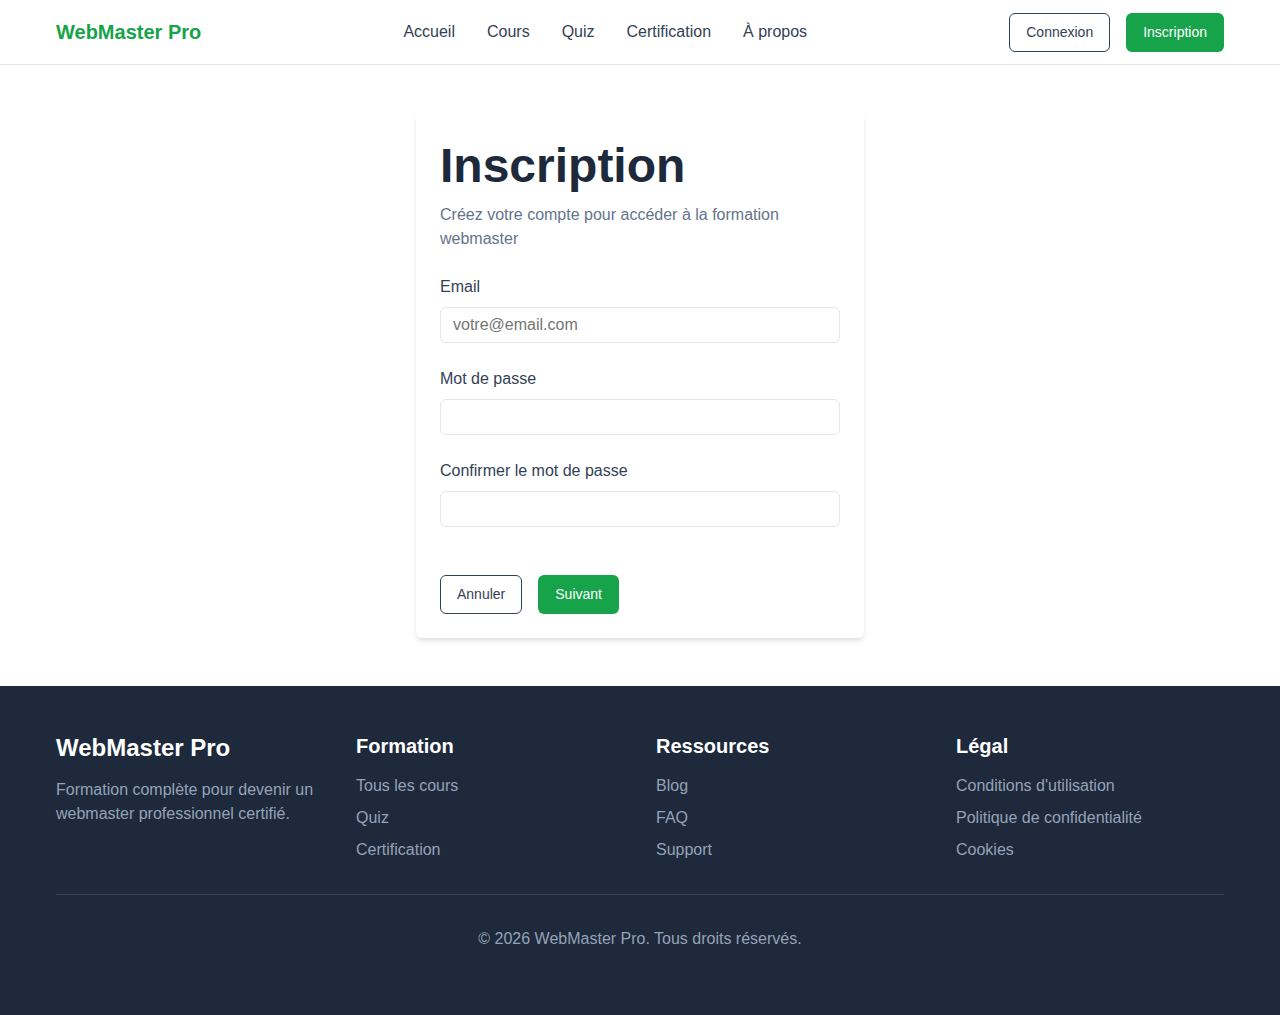
<file: register.html>
<!DOCTYPE html>
<html lang="fr">
<head>
  <meta charset="UTF-8">
  <meta name="viewport" content="width=device-width, initial-scale=1.0">
  <title>Inscription - Formation Webmaster</title>
  <meta name="description" content="Inscrivez-vous à notre formation webmaster professionnelle">
  <link rel="stylesheet" href="css/styles.css">
  <link rel="stylesheet" href="https://cdnjs.cloudflare.com/ajax/libs/font-awesome/6.4.0/css/all.min.css">
</head>
<body>
  <header class="header">
    <div class="container">
      <div class="header-content">
        <a href="index.html" class="logo">WebMaster Pro</a>

        <!-- Desktop Navigation -->
        <nav class="nav-desktop">
          <ul>
            <li><a href="index.html">Accueil</a></li>
            <li><a href="courses.html">Cours</a></li>
            <li><a href="quizzes.html">Quiz</a></li>
            <li><a href="certification.html">Certification</a></li>
            <li><a href="about.html">À propos</a></li>
          </ul>
        </nav>

        <div class="auth-buttons">
          <a href="login.html" class="btn btn-outline">Connexion</a>
          <a href="register.html" class="btn btn-primary">Inscription</a>
        </div>

        <!-- Mobile Menu Button -->
        <button class="menu-toggle" id="menuToggle">
          <i class="fas fa-bars"></i>
        </button>
      </div>
    </div>

    <!-- Mobile Navigation -->
    <div class="nav-mobile" id="mobileMenu">
      <div class="container">
        <ul>
          <li><a href="index.html">Accueil</a></li>
          <li><a href="courses.html">Cours</a></li>
          <li><a href="quizzes.html">Quiz</a></li>
          <li><a href="certification.html">Certification</a></li>
          <li><a href="about.html">À propos</a></li>
        </ul>
        <div class="auth-buttons-mobile">
          <a href="login.html" class="btn btn-outline">Connexion</a>
          <a href="register.html" class="btn btn-primary">Inscription</a>
        </div>
      </div>
    </div>
  </header>

  <main>
    <div class="container py-12">
      <div class="max-w-md mx-auto">
        <div class="card">
          <div class="card-header">
            <h1>Inscription</h1>
            <p>Créez votre compte pour accéder à la formation webmaster</p>
          </div>
          <div class="card-body">
            <form id="registerForm">
              <div class="form-step" id="step1">
                <div class="form-group">
                  <label for="email">Email</label>
                  <input type="email" id="email" placeholder="votre@email.com" required>
                </div>
                <div class="form-group">
                  <label for="password">Mot de passe</label>
                  <input type="password" id="password" required>
                </div>
                <div class="form-group">
                  <label for="confirm-password">Confirmer le mot de passe</label>
                  <input type="password" id="confirm-password" required>
                </div>
              </div>

              <div class="form-step hidden" id="step2">
                <div class="form-group">
                  <label for="name">Nom complet</label>
                  <input type="text" id="name" placeholder="Jean Dupont" required>
                </div>
                <div class="form-group">
                  <label for="phone">Téléphone (optionnel)</label>
                  <input type="tel" id="phone">
                </div>
                <div class="form-group">
                  <label>Niveau en développement web</label>
                  <div class="radio-group">
                    <div class="radio-item">
                      <input type="radio" id="beginner" name="level" value="beginner" checked>
                      <label for="beginner">Débutant</label>
                    </div>
                    <div class="radio-item">
                      <input type="radio" id="intermediate" name="level" value="intermediate">
                      <label for="intermediate">Intermédiaire</label>
                    </div>
                    <div class="radio-item">
                      <input type="radio" id="advanced" name="level" value="advanced">
                      <label for="advanced">Avancé</label>
                    </div>
                  </div>
                </div>
              </div>

              <div class="form-step hidden" id="step3">
                <div class="form-group">
                  <label>Objectifs de formation</label>
                  <div class="checkbox-group">
                    <div class="checkbox-item">
                      <input type="checkbox" id="career">
                      <label for="career">Reconversion professionnelle</label>
                    </div>
                    <div class="checkbox-item">
                      <input type="checkbox" id="skills">
                      <label for="skills">Amélioration des compétences</label>
                    </div>
                    <div class="checkbox-item">
                      <input type="checkbox" id="freelance">
                      <label for="freelance">Devenir freelance</label>
                    </div>
                    <div class="checkbox-item">
                      <input type="checkbox" id="personal">
                      <label for="personal">Projet personnel</label>
                    </div>
                  </div>
                </div>

                <div class="form-group">
                  <label>Comment avez-vous connu notre formation?</label>
                  <div class="radio-group">
                    <div class="radio-item">
                      <input type="radio" id="search" name="source" value="search" checked>
                      <label for="search">Moteur de recherche</label>
                    </div>
                    <div class="radio-item">
                      <input type="radio" id="social" name="source" value="social">
                      <label for="social">Réseaux sociaux</label>
                    </div>
                    <div class="radio-item">
                      <input type="radio" id="friend" name="source" value="friend">
                      <label for="friend">Recommandation</label>
                    </div>
                    <div class="radio-item">
                      <input type="radio" id="other" name="source" value="other">
                      <label for="other">Autre</label>
                    </div>
                  </div>
                </div>

                <div class="checkbox-item terms-checkbox">
                  <input type="checkbox" id="terms" required>
                  <label for="terms">
                    J'accepte les <a href="terms.html">conditions d'utilisation</a> et la <a href="privacy.html">politique de confidentialité</a>
                  </label>
                </div>
              </div>
            </form>
          </div>
          <div class="card-footer">
            <div class="form-buttons">
              <button id="prevBtn" class="btn btn-outline" style="display: none;">Précédent</button>
              <div class="right-buttons">
                <a href="index.html" id="cancelBtn" class="btn btn-outline">Annuler</a>
                <button id="nextBtn" class="btn btn-primary">Suivant</button>
                <button id="submitBtn" class="btn btn-primary" style="display: none;">S'inscrire</button>
              </div>
            </div>
          </div>
        </div>
      </div>
    </div>
  </main>

  <footer class="footer">
    <div class="container">
      <div class="footer-grid">
        <div class="footer-col">
          <h3>WebMaster Pro</h3>
          <p>Formation complète pour devenir un webmaster professionnel certifié.</p>
        </div>

        <div class="footer-col">
          <h4>Formation</h4>
          <ul>
            <li><a href="courses.html">Tous les cours</a></li>
            <li><a href="quizzes.html">Quiz</a></li>
            <li><a href="certification.html">Certification</a></li>
          </ul>
        </div>

        <div class="footer-col">
          <h4>Ressources</h4>
          <ul>
            <li><a href="blog.html">Blog</a></li>
            <li><a href="faq.html">FAQ</a></li>
            <li><a href="support.html">Support</a></li>
          </ul>
        </div>

        <div class="footer-col">
          <h4>Légal</h4>
          <ul>
            <li><a href="terms.html">Conditions d'utilisation</a></li>
            <li><a href="privacy.html">Politique de confidentialité</a></li>
            <li><a href="cookies.html">Cookies</a></li>
          </ul>
        </div>
      </div>

      <div class="footer-bottom">
        <p>&copy; <span id="currentYear"></span> WebMaster Pro. Tous droits réservés.</p>
      </div>
    </div>
  </footer>

  <script src="js/main.js"></script>
  <script src="js/register.js"></script>
</body>
</html>
</file>
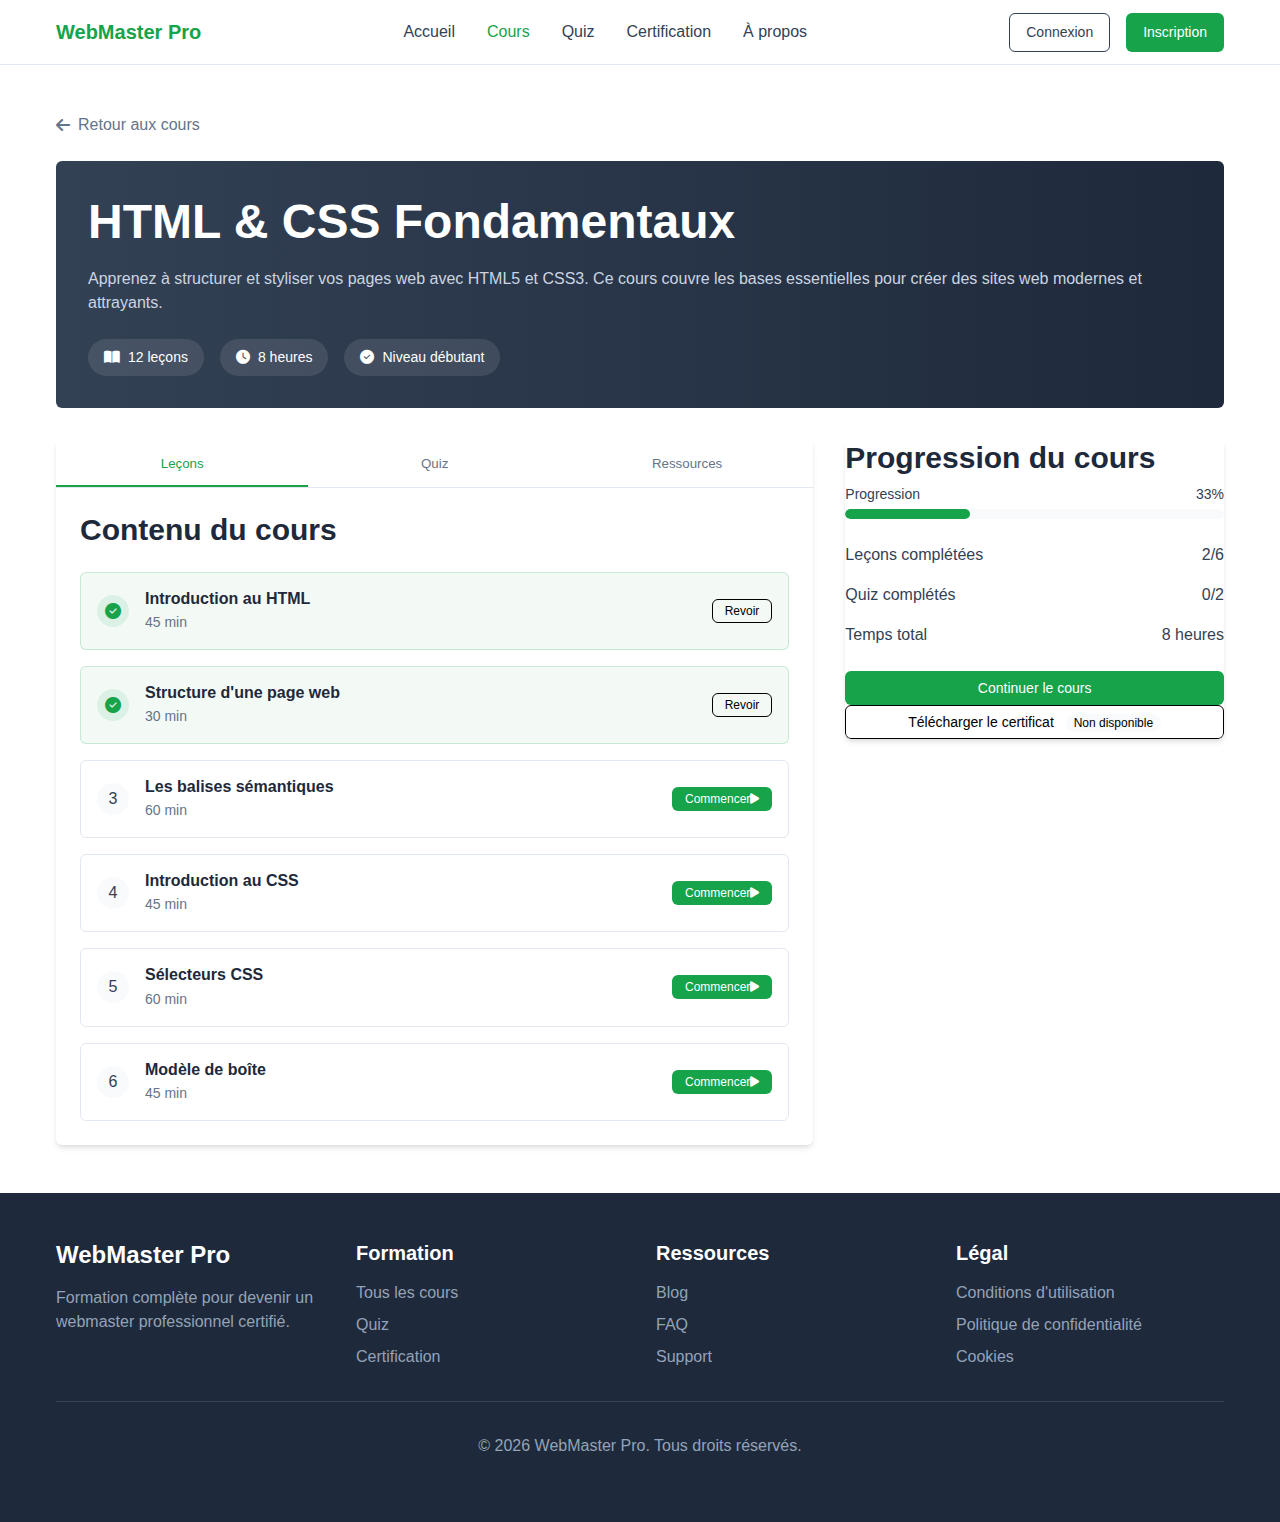
<file: courses/1.html>
<!DOCTYPE html>
<html lang="fr">
<head>
  <meta charset="UTF-8">
  <meta name="viewport" content="width=device-width, initial-scale=1.0">
  <title>HTML & CSS Fondamentaux - Formation Webmaster</title>
  <meta name="description" content="Apprenez les bases du HTML et CSS pour créer des sites web modernes">
  <link rel="stylesheet" href="../css/styles.css">
  <link rel="stylesheet" href="https://cdnjs.cloudflare.com/ajax/libs/font-awesome/6.4.0/css/all.min.css">
</head>
<body>
  <header class="header">
    <div class="container">
      <div class="header-content">
        <a href="../index.html" class="logo">WebMaster Pro</a>

        <!-- Desktop Navigation -->
        <nav class="nav-desktop">
          <ul>
            <li><a href="../index.html">Accueil</a></li>
            <li><a href="../courses.html" class="active">Cours</a></li>
            <li><a href="../quizzes.html">Quiz</a></li>
            <li><a href="../certification.html">Certification</a></li>
            <li><a href="../about.html">À propos</a></li>
          </ul>
        </nav>

        <div class="auth-buttons">
          <a href="../login.html" class="btn btn-outline">Connexion</a>
          <a href="../register.html" class="btn btn-primary">Inscription</a>
        </div>

        <!-- Mobile Menu Button -->
        <button class="menu-toggle" id="menuToggle">
          <i class="fas fa-bars"></i>
        </button>
      </div>
    </div>

    <!-- Mobile Navigation -->
    <div class="nav-mobile" id="mobileMenu">
      <div class="container">
        <ul>
          <li><a href="../index.html">Accueil</a></li>
          <li><a href="../courses.html" class="active">Cours</a></li>
          <li><a href="../quizzes.html">Quiz</a></li>
          <li><a href="../certification.html">Certification</a></li>
          <li><a href="../about.html">À propos</a></li>
        </ul>
        <div class="auth-buttons-mobile">
          <a href="../login.html" class="btn btn-outline">Connexion</a>
          <a href="../register.html" class="btn btn-primary">Inscription</a>
        </div>
      </div>
    </div>
  </header>

  <main>
    <div class="container py-12">
      <a href="../courses.html" class="back-link">
        <i class="fas fa-arrow-left"></i> Retour aux cours
      </a>

      <div class="course-hero">
        <h1>HTML & CSS Fondamentaux</h1>
        <p>Apprenez à structurer et styliser vos pages web avec HTML5 et CSS3. Ce cours couvre les bases essentielles pour créer des sites web modernes et attrayants.</p>
        <div class="course-meta-badges">
          <div class="badge">
            <i class="fas fa-book-open"></i>
            <span>12 leçons</span>
          </div>
          <div class="badge">
            <i class="fas fa-clock"></i>
            <span>8 heures</span>
          </div>
          <div class="badge">
            <i class="fas fa-check-circle"></i>
            <span>Niveau débutant</span>
          </div>
        </div>
      </div>

      <div class="course-content-wrapper">
        <div class="course-main-content">
          <div class="tabs">
            <div class="tab-header">
              <button class="tab-btn active" data-tab="lessons">Leçons</button>
              <button class="tab-btn" data-tab="quizzes">Quiz</button>
              <button class="tab-btn" data-tab="resources">Ressources</button>
            </div>

            <div class="tab-content active" id="lessons">
              <h2>Contenu du cours</h2>

              <div class="lesson-list">
                <div class="lesson-card completed">
                  <div class="lesson-number">
                    <i class="fas fa-check-circle"></i>
                  </div>
                  <div class="lesson-info">
                    <h3>Introduction au HTML</h3>
                    <p>45 min</p>
                  </div>
                  <button class="btn btn-outline btn-sm">Revoir</button>
                </div>

                <div class="lesson-card completed">
                  <div class="lesson-number">
                    <i class="fas fa-check-circle"></i>
                  </div>
                  <div class="lesson-info">
                    <h3>Structure d'une page web</h3>
                    <p>30 min</p>
                  </div>
                  <button class="btn btn-outline btn-sm">Revoir</button>
                </div>

                <div class="lesson-card">
                  <div class="lesson-number">3</div>
                  <div class="lesson-info">
                    <h3>Les balises sémantiques</h3>
                    <p>60 min</p>
                  </div>
                  <button class="btn btn-primary btn-sm">Commencer <i class="fas fa-play"></i></button>
                </div>

                <div class="lesson-card">
                  <div class="lesson-number">4</div>
                  <div class="lesson-info">
                    <h3>Introduction au CSS</h3>
                    <p>45 min</p>
                  </div>
                  <button class="btn btn-primary btn-sm">Commencer <i class="fas fa-play"></i></button>
                </div>

                <div class="lesson-card">
                  <div class="lesson-number">5</div>
                  <div class="lesson-info">
                    <h3>Sélecteurs CSS</h3>
                    <p>60 min</p>
                  </div>
                  <button class="btn btn-primary btn-sm">Commencer <i class="fas fa-play"></i></button>
                </div>

                <div class="lesson-card">
                  <div class="lesson-number">6</div>
                  <div class="lesson-info">
                    <h3>Modèle de boîte</h3>
                    <p>45 min</p>
                  </div>
                  <button class="btn btn-primary btn-sm">Commencer <i class="fas fa-play"></i></button>
                </div>
              </div>
            </div>

            <div class="tab-content" id="quizzes">
              <h2>Quiz d'évaluation</h2>

              <div class="quiz-list">
                <div class="quiz-card">
                  <div class="quiz-number">1</div>
                  <div class="quiz-info">
                    <h3>Quiz HTML de base</h3>
                    <p>10 questions · 15 min</p>
                  </div>
                  <button class="btn btn-primary btn-sm">Commencer</button>
                </div>

                <div class="quiz-card">
                  <div class="quiz-number">2</div>
                  <div class="quiz-info">
                    <h3>Quiz CSS de base</h3>
                    <p>10 questions · 15 min</p>
                  </div>
                  <button class="btn btn-primary btn-sm">Commencer</button>
                </div>
              </div>
            </div>

            <div class="tab-content" id="resources">
              <h2>Ressources complémentaires</h2>

              <div class="resource-list">
                <div class="resource-card">
                  <div class="resource-number">1</div>
                  <div class="resource-info">
                    <h3>Cheat Sheet HTML5</h3>
                    <p>Format: PDF</p>
                  </div>
                  <button class="btn btn-outline btn-sm">Télécharger</button>
                </div>

                <div class="resource-card">
                  <div class="resource-number">2</div>
                  <div class="resource-info">
                    <h3>Cheat Sheet CSS3</h3>
                    <p>Format: PDF</p>
                  </div>
                  <button class="btn btn-outline btn-sm">Télécharger</button>
                </div>

                <div class="resource-card">
                  <div class="resource-number">3</div>
                  <div class="resource-info">
                    <h3>Exemples de code</h3>
                    <p>Format: ZIP</p>
                  </div>
                  <button class="btn btn-outline btn-sm">Télécharger</button>
                </div>
              </div>
            </div>
          </div>
        </div>

        <div class="course-sidebar">
          <div class="card">
            <h2>Progression du cours</h2>
            <div class="progress-container">
              <div class="progress-label">
                <span>Progression</span>
                <span>33%</span>
              </div>
              <div class="progress-bar">
                <div class="progress-fill" style="width: 33%"></div>
              </div>
            </div>

            <div class="progress-stats">
              <div class="stat-item">
                <span>Leçons complétées</span>
                <span class="stat-value">2/6</span>
              </div>
              <div class="stat-item">
                <span>Quiz complétés</span>
                <span class="stat-value">0/2</span>
              </div>
              <div class="stat-item">
                <span>Temps total</span>
                <span class="stat-value">8 heures</span>
              </div>
            </div>

            <button class="btn btn-primary btn-block">Continuer le cours</button>
            <button class="btn btn-outline btn-block">
              Télécharger le certificat
              <span class="badge-small">Non disponible</span>
            </button>
          </div>
        </div>
      </div>
    </div>
  </main>

  <footer class="footer">
    <div class="container">
      <div class="footer-grid">
        <div class="footer-col">
          <h3>WebMaster Pro</h3>
          <p>Formation complète pour devenir un webmaster professionnel certifié.</p>
        </div>

        <div class="footer-col">
          <h4>Formation</h4>
          <ul>
            <li><a href="../courses.html">Tous les cours</a></li>
            <li><a href="../quizzes.html">Quiz</a></li>
            <li><a href="../certification.html">Certification</a></li>
          </ul>
        </div>

        <div class="footer-col">
          <h4>Ressources</h4>
          <ul>
            <li><a href="../blog.html">Blog</a></li>
            <li><a href="../faq.html">FAQ</a></li>
            <li><a href="../support.html">Support</a></li>
          </ul>
        </div>

        <div class="footer-col">
          <h4>Légal</h4>
          <ul>
            <li><a href="../terms.html">Conditions d'utilisation</a></li>
            <li><a href="../privacy.html">Politique de confidentialité</a></li>
            <li><a href="../cookies.html">Cookies</a></li>
          </ul>
        </div>
      </div>

      <div class="footer-bottom">
        <p>&copy; <span id="currentYear"></span> WebMaster Pro. Tous droits réservés.</p>
      </div>
    </div>
  </footer>

  <script src="../js/main.js"></script>
</body>
</html>
</file>
<file: css/styles.css>
/* Base Styles */
:root {
  --primary-color: #16a34a;
  --primary-hover: #15803d;
  --secondary-color: #1e293b;
  --text-color: #334155;
  --text-muted: #64748b;
  --light-bg: #f8fafc;
  --border-color: #e2e8f0;
  --white: #ffffff;
  --shadow: 0 4px 6px -1px rgba(0, 0, 0, 0.1), 0 2px 4px -1px rgba(0, 0, 0, 0.06);
  --shadow-lg: 0 10px 15px -3px rgba(0, 0, 0, 0.1), 0 4px 6px -2px rgba(0, 0, 0, 0.05);
  --radius: 0.375rem;
  --transition: all 0.3s ease;
}

* {
  margin: 0;
  padding: 0;
  box-sizing: border-box;
}

body {
  font-family: "Inter", -apple-system, BlinkMacSystemFont, "Segoe UI", Roboto, Oxygen, Ubuntu, Cantarell, "Open Sans",
    "Helvetica Neue", sans-serif;
  color: var(--text-color);
  line-height: 1.5;
  font-size: 16px;
}

a {
  text-decoration: none;
  color: inherit;
  transition: var(--transition);
}

ul {
  list-style: none;
}

img {
  max-width: 100%;
  height: auto;
}

/* Container */
.container {
  width: 100%;
  max-width: 1200px;
  margin: 0 auto;
  padding: 0 1rem;
}

/* Typography */
h1,
h2,
h3,
h4,
h5,
h6 {
  font-weight: 700;
  line-height: 1.2;
  margin-bottom: 0.5rem;
  color: var(--secondary-color);
}

h1 {
  font-size: 2.25rem;
}

h2 {
  font-size: 1.875rem;
}

h3 {
  font-size: 1.5rem;
}

h4 {
  font-size: 1.25rem;
}

p {
  margin-bottom: 1rem;
}

.text-center {
  text-align: center;
}

.text-muted {
  color: var(--text-muted);
}

.max-w-3xl {
  max-width: 48rem;
}

.mx-auto {
  margin-left: auto;
  margin-right: auto;
}

.py-12 {
  padding-top: 3rem;
  padding-bottom: 3rem;
}

.mb-12 {
  margin-bottom: 3rem;
}

.mt-12 {
  margin-top: 3rem;
}

/* Buttons */
.btn {
  display: inline-flex;
  align-items: center;
  justify-content: center;
  padding: 0.5rem 1rem;
  border-radius: var(--radius);
  font-weight: 500;
  cursor: pointer;
  transition: var(--transition);
  border: 1px solid transparent;
  font-size: 0.875rem;
}

.btn-primary {
  background-color: var(--primary-color);
  color: var(--white);
}

.btn-primary:hover {
  background-color: var(--primary-hover);
}

.btn-outline {
  background-color: transparent;
  border-color: currentColor;
}

.btn-outline:hover {
  background-color: rgba(0, 0, 0, 0.05);
}

.btn-white {
  background-color: var(--white);
  color: var(--primary-color);
}

.btn-white:hover {
  background-color: rgba(255, 255, 255, 0.9);
}

.btn-lg {
  padding: 0.75rem 1.5rem;
  font-size: 1rem;
}

.btn-sm {
  padding: 0.25rem 0.75rem;
  font-size: 0.75rem;
}

.btn-block {
  display: block;
  width: 100%;
}

/* Header */
.header {
  background-color: var(--white);
  border-bottom: 1px solid var(--border-color);
  position: sticky;
  top: 0;
  z-index: 50;
}

.header-content {
  display: flex;
  align-items: center;
  justify-content: space-between;
  height: 4rem;
}

.logo {
  font-weight: 700;
  font-size: 1.25rem;
  color: var(--primary-color);
}

.nav-desktop {
  display: none;
}

.nav-desktop ul {
  display: flex;
  gap: 2rem;
}

.nav-desktop a {
  color: var(--text-color);
}

.nav-desktop a:hover,
.nav-desktop a.active {
  color: var(--primary-color);
}

.auth-buttons {
  display: none;
  gap: 1rem;
}

.menu-toggle {
  background: none;
  border: none;
  cursor: pointer;
  font-size: 1.5rem;
  color: var(--text-color);
}

.nav-mobile {
  display: none;
  background-color: var(--white);
  border-top: 1px solid var(--border-color);
  padding: 1rem 0;
}

.nav-mobile.active {
  display: block;
}

.nav-mobile ul {
  display: flex;
  flex-direction: column;
  gap: 1rem;
}

.nav-mobile a {
  display: block;
  padding: 0.5rem 0;
  color: var(--text-color);
}

.nav-mobile a:hover,
.nav-mobile a.active {
  color: var(--primary-color);
}

.auth-buttons-mobile {
  display: flex;
  flex-direction: column;
  gap: 0.5rem;
  margin-top: 1rem;
  padding-top: 1rem;
  border-top: 1px solid var(--border-color);
}

/* Hero Section */
.hero {
  background: linear-gradient(to bottom, var(--secondary-color), #0f172a);
  color: var(--white);
  padding: 5rem 0;
  text-align: center;
}

.hero h1 {
  font-size: 2.5rem;
  margin-bottom: 1.5rem;
  color: var(--white);
}

.hero p {
  font-size: 1.25rem;
  margin-bottom: 2.5rem;
  max-width: 48rem;
  margin-left: auto;
  margin-right: auto;
}

.hero-buttons {
  display: flex;
  flex-direction: column;
  gap: 1rem;
  justify-content: center;
  max-width: 24rem;
  margin: 0 auto;
}

/* Features Section */
.features {
  padding: 5rem 0;
  background-color: var(--white);
}

.features h2 {
  text-align: center;
  margin-bottom: 4rem;
}

.features-grid {
  display: grid;
  grid-template-columns: 1fr;
  gap: 2.5rem;
}

.feature-card {
  background-color: var(--light-bg);
  padding: 2rem;
  text-align: center;
  border-radius: var(--radius);
  box-shadow: var(--shadow);
  transition: var(--transition);
}

.feature-card:hover {
  transform: translateY(-5px);
  box-shadow: var(--shadow-lg);
}

.feature-icon {
  background-color: rgba(22, 163, 74, 0.1);
  width: 4rem;
  height: 4rem;
  border-radius: 50%;
  display: flex;
  align-items: center;
  justify-content: center;
  margin: 0 auto 1.5rem;
}

.feature-icon i {
  font-size: 2rem;
  color: var(--primary-color);
}

.feature-card h3 {
  margin-bottom: 1rem;
}

/* Courses Preview */
.courses-preview {
  padding: 5rem 0;
  background-color: var(--light-bg);
}

.courses-preview h2 {
  text-align: center;
  margin-bottom: 4rem;
}

.courses-grid {
  display: grid;
  grid-template-columns: 1fr;
  gap: 2rem;
}

.course-card {
  background-color: var(--white);
  border-radius: var(--radius);
  overflow: hidden;
  box-shadow: var(--shadow);
  transition: var(--transition);
}

.course-card:hover {
  box-shadow: var(--shadow-lg);
}

.course-header {
  height: 12rem;
  background: linear-gradient(to right, #334155, #1e293b);
  display: flex;
  align-items: center;
  justify-content: center;
  padding: 0 1rem;
}

.course-header h3 {
  color: var(--white);
  text-align: center;
}

.course-content {
  padding: 1.5rem;
}

.course-meta {
  display: flex;
  justify-content: space-between;
  color: var(--text-muted);
  font-size: 0.875rem;
  margin-bottom: 1.5rem;
}

.course-meta-grid {
  display: grid;
  grid-template-columns: repeat(3, 1fr);
  gap: 0.5rem;
  color: var(--text-muted);
  font-size: 0.875rem;
  margin: 1.5rem 0;
}

.course-meta-item {
  display: flex;
  align-items: center;
  gap: 0.25rem;
}

.course-meta-item i {
  font-size: 0.75rem;
}

/* Testimonials */
.testimonials {
  padding: 5rem 0;
  background-color: var(--white);
}

.testimonials h2 {
  text-align: center;
  margin-bottom: 4rem;
}

.testimonials-grid {
  display: grid;
  grid-template-columns: 1fr;
  gap: 2rem;
}

.testimonial-card {
  background-color: var(--light-bg);
  padding: 2rem;
  border-radius: var(--radius);
  box-shadow: var(--shadow);
}

.testimonial-header {
  display: flex;
  align-items: center;
  margin-bottom: 1rem;
}

.testimonial-avatar {
  width: 3rem;
  height: 3rem;
  background-color: var(--border-color);
  border-radius: 50%;
  margin-right: 1rem;
}

.testimonial-header h4 {
  margin-bottom: 0.25rem;
}

.testimonial-header p {
  font-size: 0.875rem;
  color: var(--text-muted);
  margin-bottom: 0;
}

.testimonial-quote {
  font-style: italic;
  color: var(--text-color);
}

/* CTA */
.cta {
  padding: 5rem 0;
  background-color: var(--primary-color);
  color: var(--white);
  text-align: center;
}

.cta h2 {
  color: var(--white);
  margin-bottom: 1.5rem;
}

.cta p {
  font-size: 1.25rem;
  margin-bottom: 2.5rem;
  max-width: 48rem;
  margin-left: auto;
  margin-right: auto;
}

/* Footer */
.footer {
  background-color: var(--secondary-color);
  color: var(--white);
  padding: 3rem 0;
}

.footer-grid {
  display: grid;
  grid-template-columns: 1fr;
  gap: 2rem;
}

.footer-col h3,
.footer-col h4 {
  color: var(--white);
  margin-bottom: 1rem;
}

.footer-col p {
  color: #94a3b8;
}

.footer-col ul {
  display: flex;
  flex-direction: column;
  gap: 0.5rem;
}

.footer-col a {
  color: #94a3b8;
}

.footer-col a:hover {
  color: var(--white);
}

.footer-bottom {
  border-top: 1px solid #334155;
  margin-top: 2rem;
  padding-top: 2rem;
  text-align: center;
  color: #94a3b8;
}

/* Course Page */
.back-link {
  display: inline-flex;
  align-items: center;
  color: var(--text-muted);
  margin-bottom: 1.5rem;
}

.back-link:hover {
  color: var(--primary-color);
}

.back-link i {
  margin-right: 0.5rem;
}

.course-hero {
  background: linear-gradient(to right, #334155, #1e293b);
  color: var(--white);
  padding: 2rem;
  border-radius: var(--radius);
  margin-bottom: 2rem;
}

.course-hero h1 {
  color: var(--white);
  margin-bottom: 1rem;
}

.course-hero p {
  color: #cbd5e1;
  margin-bottom: 1.5rem;
}

.course-meta-badges {
  display: flex;
  flex-wrap: wrap;
  gap: 1rem;
}

.badge {
  display: flex;
  align-items: center;
  background-color: rgba(255, 255, 255, 0.1);
  padding: 0.5rem 1rem;
  border-radius: 9999px;
  font-size: 0.875rem;
}

.badge i {
  margin-right: 0.5rem;
}

.course-content-wrapper {
  display: flex;
  flex-direction: column;
  gap: 2rem;
}

.course-main-content {
  flex: 2;
}

.course-sidebar {
  flex: 1;
}

.tabs {
  background-color: var(--white);
  border-radius: var(--radius);
  box-shadow: var(--shadow);
  overflow: hidden;
}

.tab-header {
  display: flex;
  border-bottom: 1px solid var(--border-color);
}

.tab-btn {
  flex: 1;
  padding: 1rem;
  background: none;
  border: none;
  cursor: pointer;
  font-weight: 500;
  color: var(--text-muted);
  transition: var(--transition);
}

.tab-btn.active {
  color: var(--primary-color);
  box-shadow: inset 0 -2px 0 var(--primary-color);
}

.tab-content {
  padding: 1.5rem;
  display: none;
}

.tab-content.active {
  display: block;
}

.tab-content h2 {
  margin-bottom: 1.5rem;
}

.lesson-list,
.quiz-list,
.resource-list {
  display: flex;
  flex-direction: column;
  gap: 1rem;
}

.lesson-card,
.quiz-card,
.resource-card {
  display: flex;
  align-items: center;
  padding: 1rem;
  border: 1px solid var(--border-color);
  border-radius: var(--radius);
}

.lesson-card.completed {
  border-color: rgba(22, 163, 74, 0.2);
  background-color: rgba(22, 163, 74, 0.05);
}

.lesson-number,
.quiz-number,
.resource-number {
  width: 2rem;
  height: 2rem;
  border-radius: 50%;
  background-color: var(--light-bg);
  color: var(--text-color);
  display: flex;
  align-items: center;
  justify-content: center;
  margin-right: 1rem;
  font-weight: 500;
}

.lesson-card.completed .lesson-number {
  background-color: rgba(22, 163, 74, 0.1);
  color: var(--primary-color);
}

.lesson-info,
.quiz-info,
.resource-info {
  flex: 1;
}

.lesson-info h3,
.quiz-info h3,
.resource-info h3 {
  font-size: 1rem;
  margin-bottom: 0.25rem;
}

.lesson-info p,
.quiz-info p,
.resource-info p {
  font-size: 0.875rem;
  color: var(--text-muted);
  margin-bottom: 0;
}

.card {
  background-color: var(--white);
  border-radius: var(--radius);
  box-shadow: var(--shadow);
  overflow: hidden;
}

.card-header {
  padding: 1.5rem 1.5rem 0;
}

.card-header h2 {
  margin-bottom: 0.25rem;
}

.card-header p {
  color: var(--text-muted);
  margin-bottom: 0;
}

.card-body {
  padding: 1.5rem;
}

.card-footer {
  padding: 0 1.5rem 1.5rem;
}

.progress-container {
  margin-bottom: 1.5rem;
}

.progress-label {
  display: flex;
  justify-content: space-between;
  font-size: 0.875rem;
  margin-bottom: 0.25rem;
}

.progress-bar {
  height: 0.625rem;
  background-color: var(--light-bg);
  border-radius: 9999px;
  overflow: hidden;
}

.progress-fill {
  height: 100%;
  background-color: var(--primary-color);
  border-radius: 9999px;
}

.progress-stats {
  margin-bottom: 1.5rem;
}

.stat-item {
  display: flex;
  justify-content: space-between;
  margin-bottom: 1rem;
}

.stat-value {
  font-weight: 500;
}

.badge-small {
  font-size: 0.75rem;
  background-color: var(--light-bg);
  padding: 0.125rem 0.5rem;
  border-radius: 9999px;
  margin-left: 0.5rem;
}

/* Quiz Page */
.quiz-grid {
  display: grid;
  grid-template-columns: 1fr;
  gap: 2rem;
}

.quiz-meta-grid {
  display: grid;
  grid-template-columns: repeat(3, 1fr);
  gap: 0.5rem;
  margin: 1rem 0;
}

.quiz-meta-item {
  display: flex;
  align-items: center;
  gap: 0.25rem;
  font-size: 0.875rem;
  color: var(--text-muted);
}

.quiz-course {
  font-size: 0.875rem;
  color: var(--text-muted);
}

.quiz-course span {
  font-weight: 500;
}

/* Certification Page */
.certification-grid {
  display: grid;
  grid-template-columns: 1fr;
  gap: 2rem;
}

.process-step {
  display: flex;
  align-items: flex-start;
  margin-bottom: 1.5rem;
}

.step-number {
  width: 2rem;
  height: 2rem;
  background-color: rgba(22, 163, 74, 0.1);
  color: var(--primary-color);
  border-radius: 50%;
  display: flex;
  align-items: center;
  justify-content: center;
  margin-right: 1rem;
  flex-shrink: 0;
  font-weight: 500;
}

.process-step h3 {
  margin-bottom: 0.25rem;
}

.process-step p {
  color: var(--text-muted);
  margin-bottom: 0;
}

.advantage {
  display: flex;
  align-items: flex-start;
  margin-bottom: 1.5rem;
}

.advantage i {
  color: var(--primary-color);
  margin-right: 1rem;
  flex-shrink: 0;
}

.advantage h3 {
  margin-bottom: 0.25rem;
}

.advantage p {
  color: var(--text-muted);
  margin-bottom: 0;
}

.cta-box {
  background-color: var(--light-bg);
  border-radius: var(--radius);
  padding: 2rem;
}

.cta-content {
  display: flex;
  flex-direction: column;
  align-items: center;
}

.cta-text {
  margin-bottom: 2rem;
}

.cta-buttons {
  display: flex;
  flex-wrap: wrap;
  gap: 1rem;
  margin-top: 1.5rem;
}

.cta-image {
  display: flex;
  justify-content: center;
}

.award-icon {
  width: 12rem;
  height: 12rem;
  background-color: var(--white);
  border-radius: 50%;
  display: flex;
  align-items: center;
  justify-content: center;
  box-shadow: var(--shadow-lg);
}

.award-icon i {
  font-size: 6rem;
  color: var(--primary-color);
}

.stats-grid {
  display: grid;
  grid-template-columns: 1fr;
  gap: 2rem;
}

.card-header-small {
  display: flex;
  align-items: center;
  justify-content: space-between;
  padding: 1rem 1rem 0.5rem;
}

.card-header-small h3 {
  font-size: 0.875rem;
  font-weight: 500;
  margin-bottom: 0;
}

.card-header-small i {
  color: var(--text-muted);
}

.card-body-small {
  padding: 0 1rem 1rem;
}

.card-body-small .stat-value {
  font-size: 1.5rem;
  font-weight: 700;
  margin-bottom: 0.25rem;
}

.card-body-small p {
  font-size: 0.75rem;
  color: var(--text-muted);
  margin-bottom: 0;
}

.card-footer-small {
  padding: 0 1rem 1rem;
}

/* Register Page */
.max-w-md {
  max-width: 28rem;
}

.form-step {
  transition: var(--transition);
}

.form-step.hidden {
  display: none;
}

.form-group {
  margin-bottom: 1.5rem;
}

.form-group label {
  display: block;
  margin-bottom: 0.5rem;
  font-weight: 500;
}

.form-group input[type="text"],
.form-group input[type="email"],
.form-group input[type="password"],
.form-group input[type="tel"] {
  width: 100%;
  padding: 0.5rem 0.75rem;
  border: 1px solid var(--border-color);
  border-radius: var(--radius);
  font-size: 1rem;
}

.form-group input:focus {
  outline: none;
  border-color: var(--primary-color);
  box-shadow: 0 0 0 2px rgba(22, 163, 74, 0.2);
}

.radio-group,
.checkbox-group {
  display: flex;
  flex-direction: column;
  gap: 0.75rem;
}

.radio-item,
.checkbox-item {
  display: flex;
  align-items: center;
}

.radio-item input,
.checkbox-item input {
  margin-right: 0.5rem;
}

.terms-checkbox {
  margin-top: 1rem;
}

.terms-checkbox label {
  font-size: 0.875rem;
}

.terms-checkbox a {
  color: var(--primary-color);
}

.terms-checkbox a:hover {
  text-decoration: underline;
}

.form-buttons {
  display: flex;
  justify-content: space-between;
  align-items: center;
}

.right-buttons {
  display: flex;
  gap: 1rem;
}

/* Media Queries */
@media (min-width: 640px) {
  .hero-buttons {
    flex-direction: row;
  }
}

@media (min-width: 768px) {
  h1 {
    font-size: 3rem;
  }

  .hero h1 {
    font-size: 3.5rem;
  }

  .features-grid {
    grid-template-columns: repeat(3, 1fr);
  }

  .courses-grid {
    grid-template-columns: repeat(2, 1fr);
  }

  .testimonials-grid {
    grid-template-columns: repeat(3, 1fr);
  }

  .footer-grid {
    grid-template-columns: repeat(4, 1fr);
  }

  .certification-grid {
    grid-template-columns: repeat(2, 1fr);
  }

  .cta-content {
    flex-direction: row;
  }

  .cta-text {
    width: 66.666667%;
    padding-right: 2rem;
    margin-bottom: 0;
  }

  .cta-image {
    width: 33.333333%;
  }

  .stats-grid {
    grid-template-columns: repeat(3, 1fr);
  }

  .quiz-grid {
    grid-template-columns: repeat(2, 1fr);
  }
}

@media (min-width: 1024px) {
  .nav-desktop {
    display: block;
  }

  .auth-buttons {
    display: flex;
  }

  .menu-toggle {
    display: none;
  }

  .courses-grid {
    grid-template-columns: repeat(3, 1fr);
  }

  .course-content-wrapper {
    flex-direction: row;
  }

  .quiz-grid {
    grid-template-columns: repeat(3, 1fr);
  }
}

/* Utility Classes */
.hidden {
  display: none;
}
</file>
